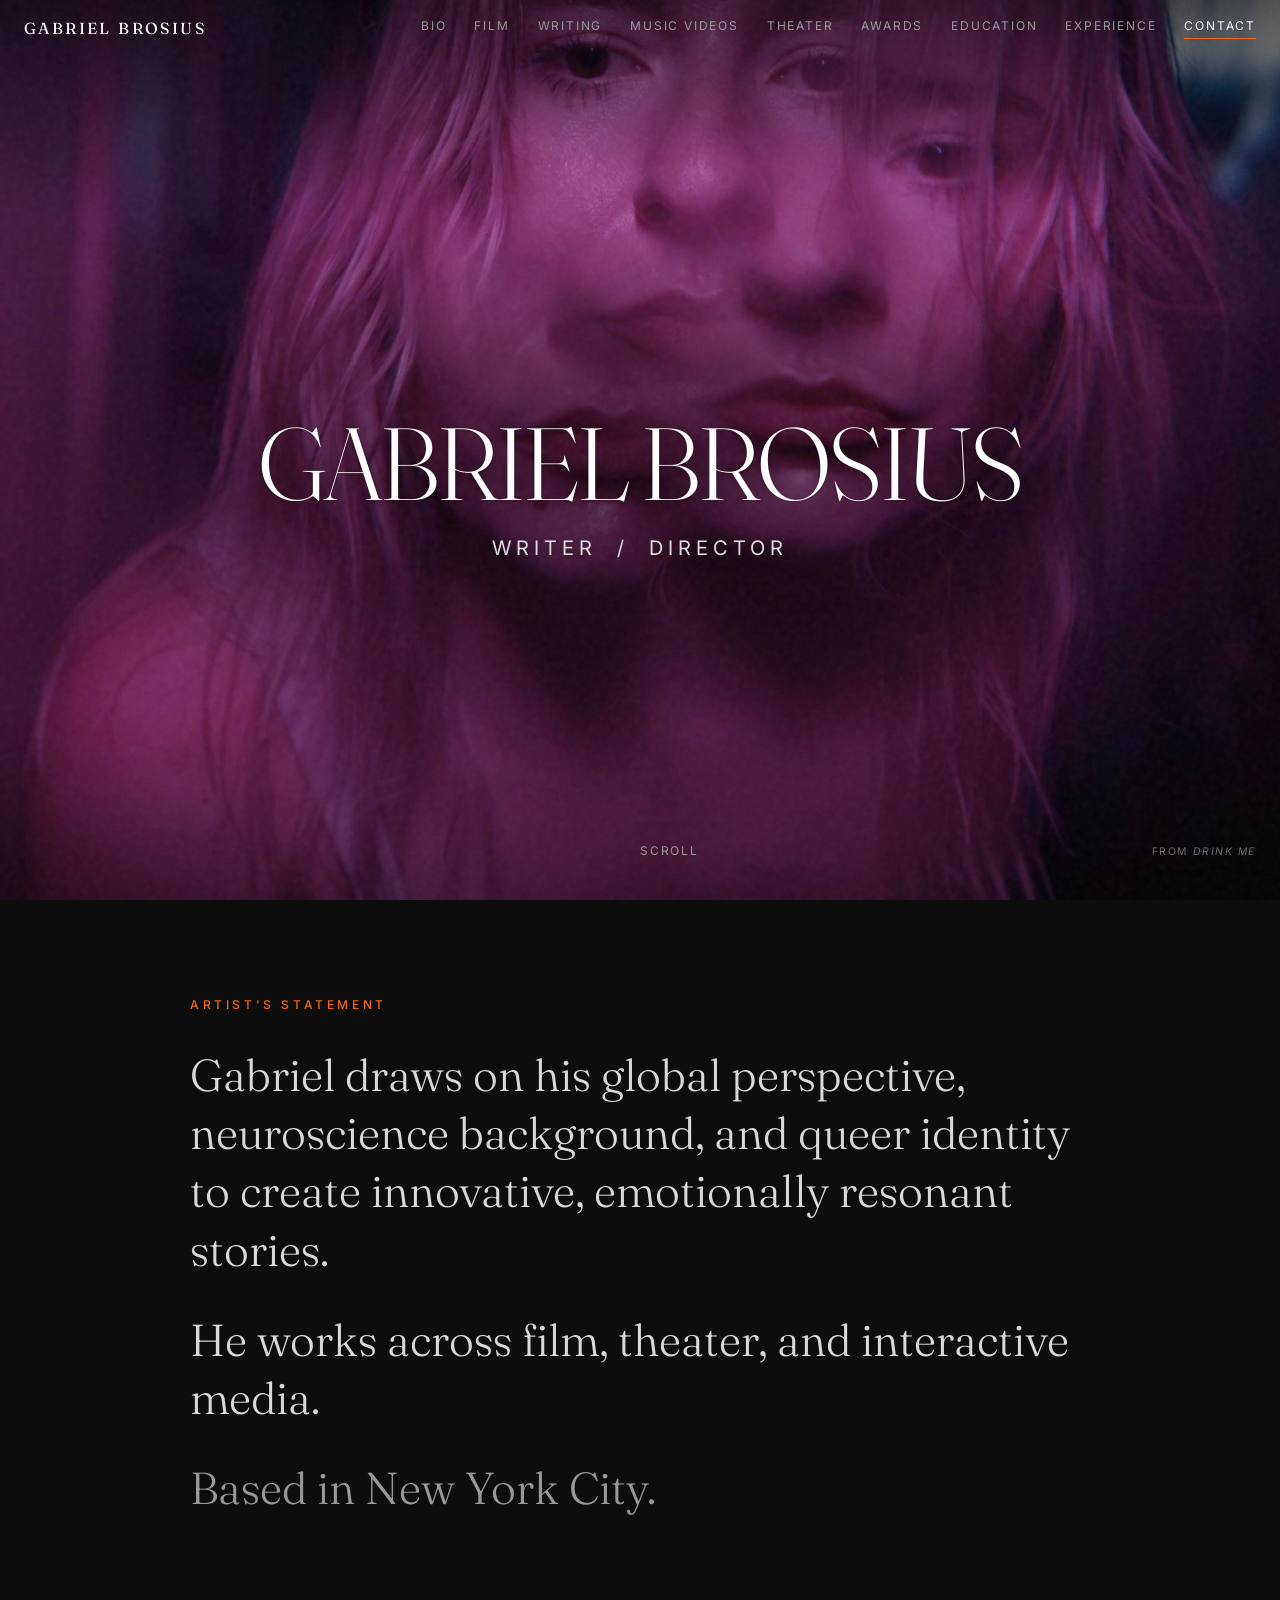
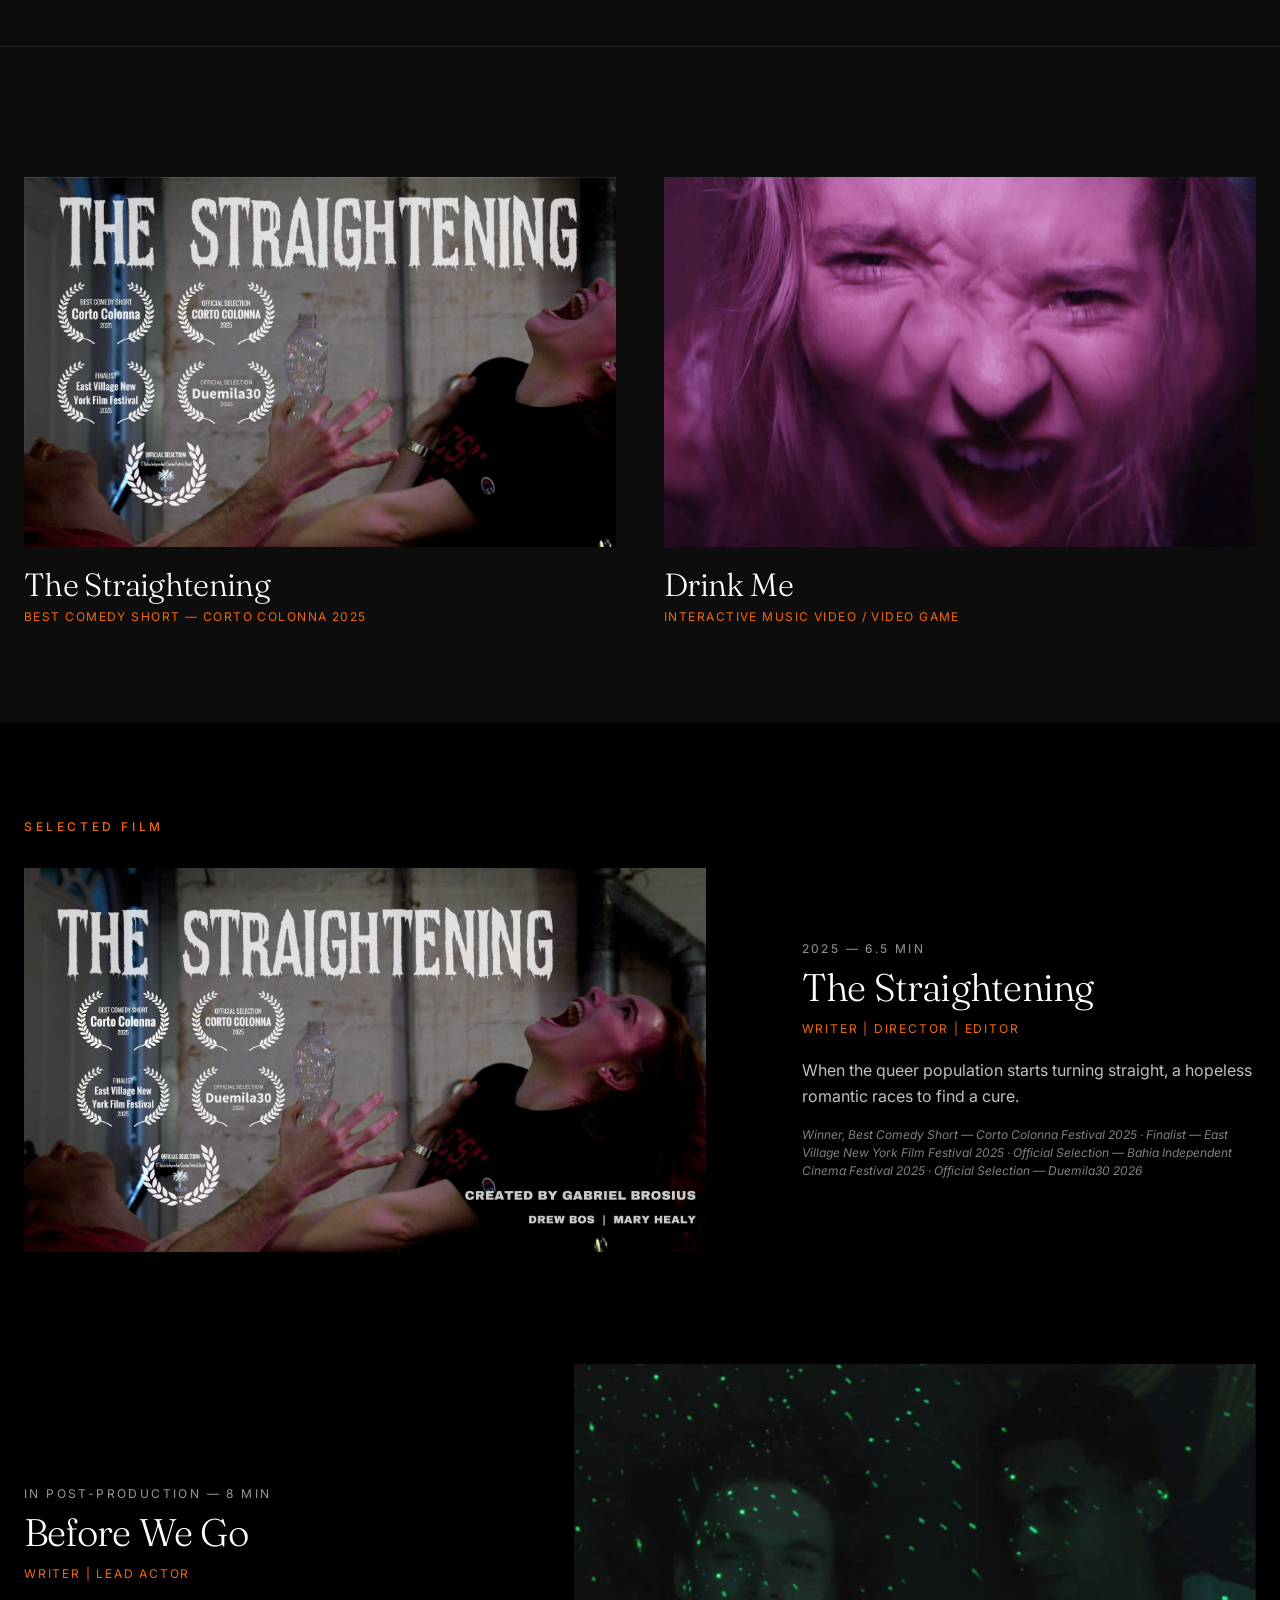
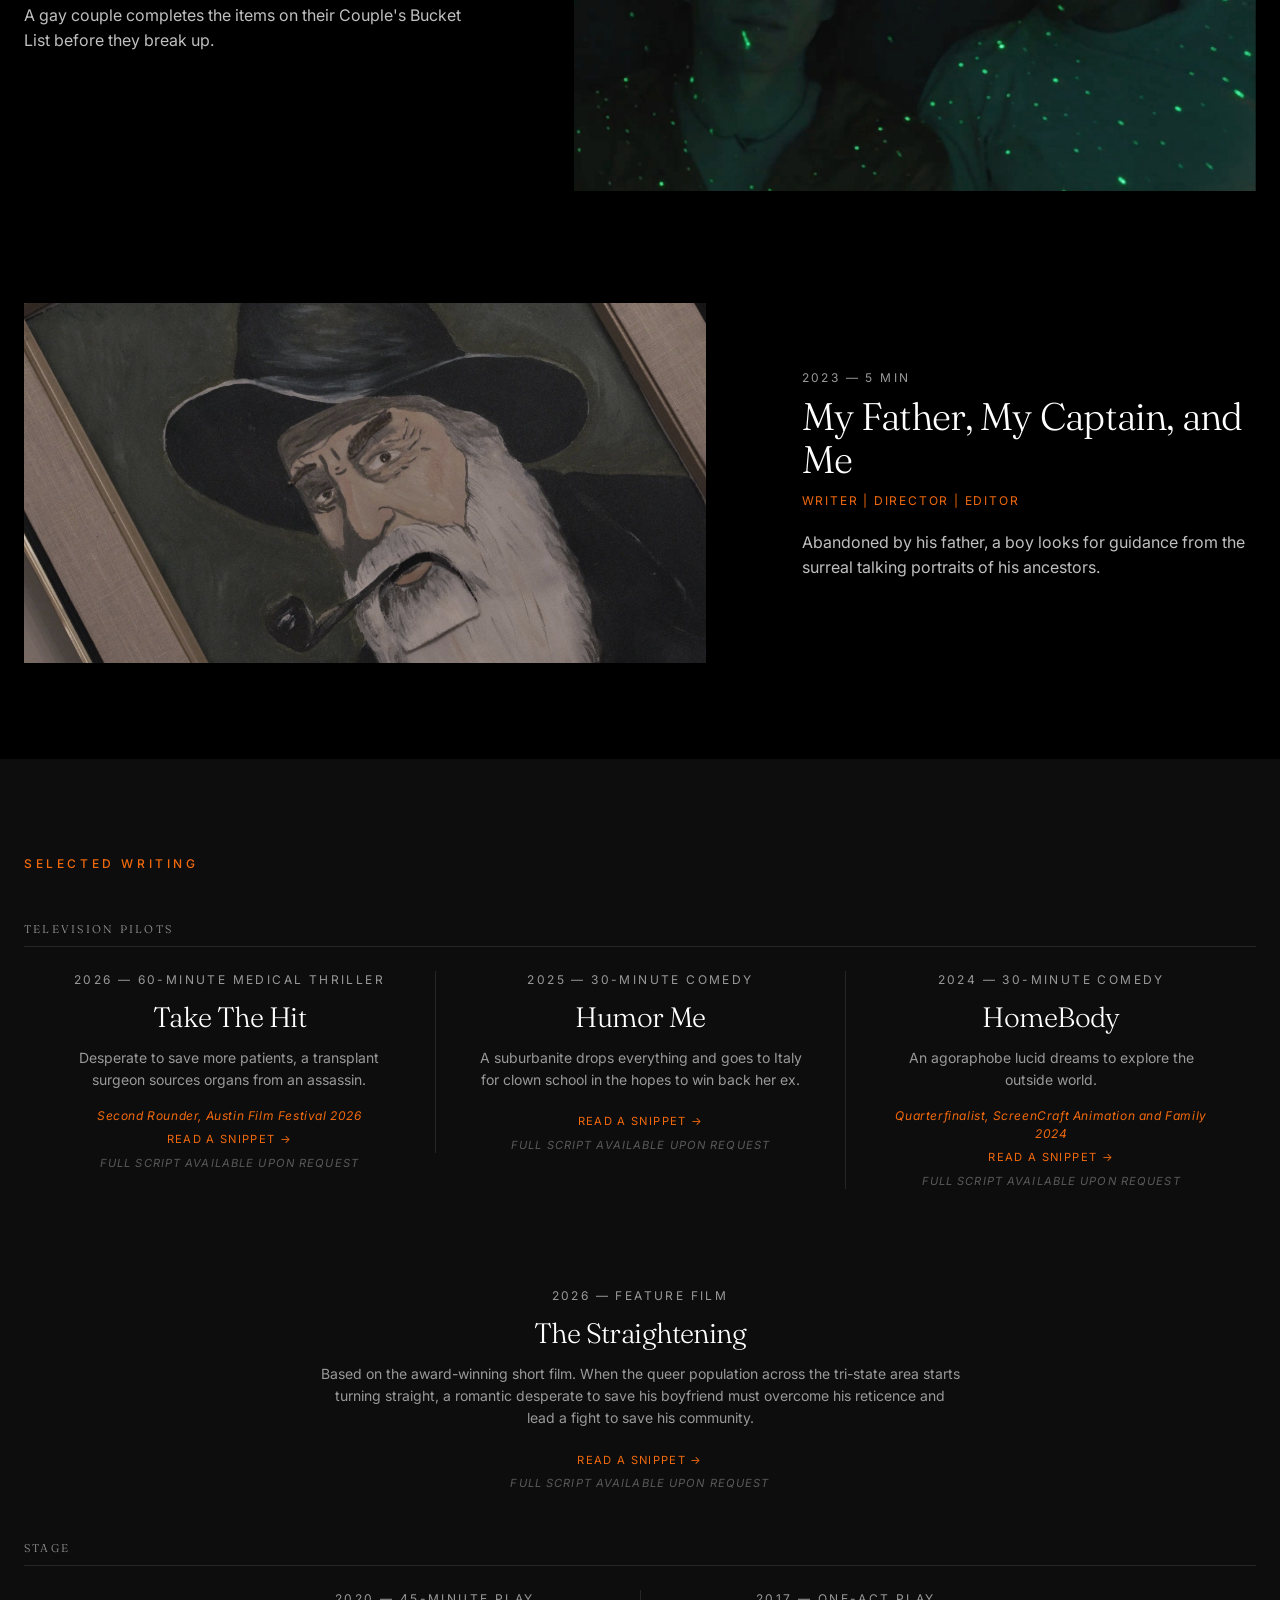
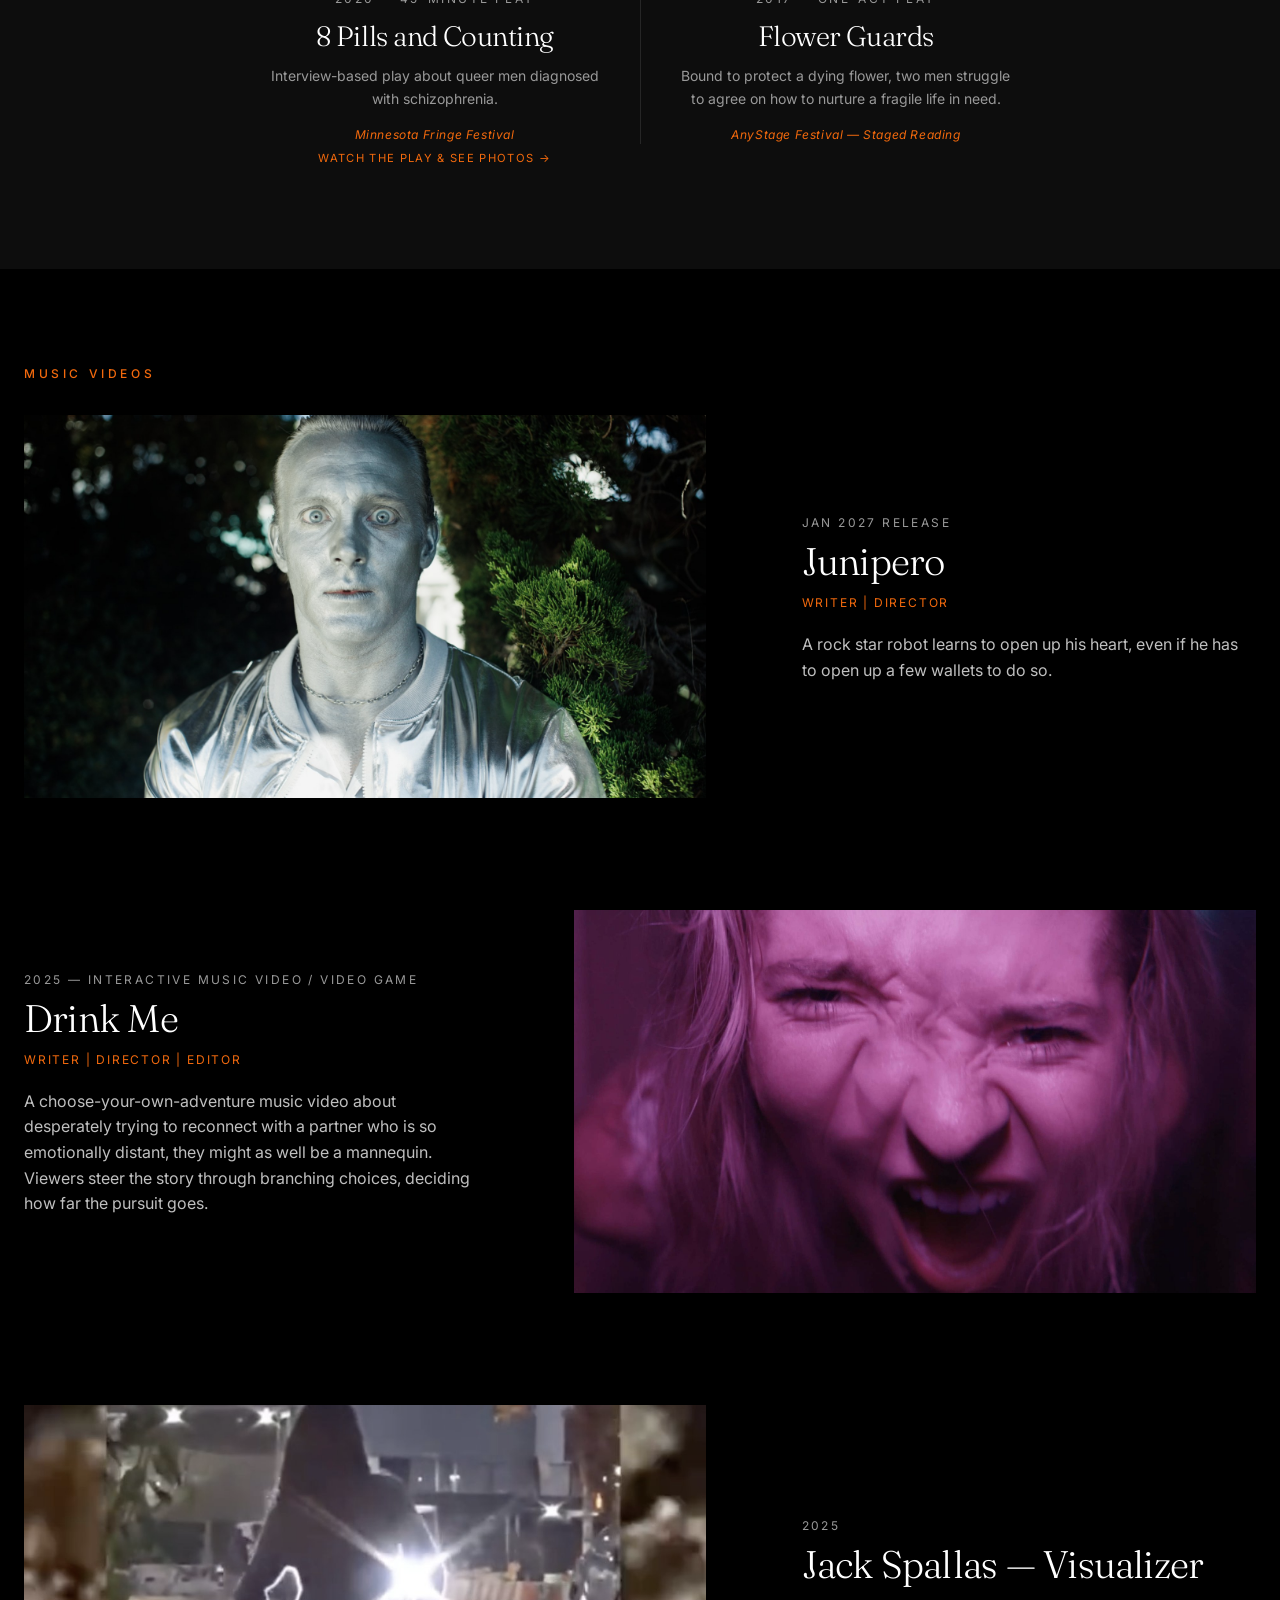
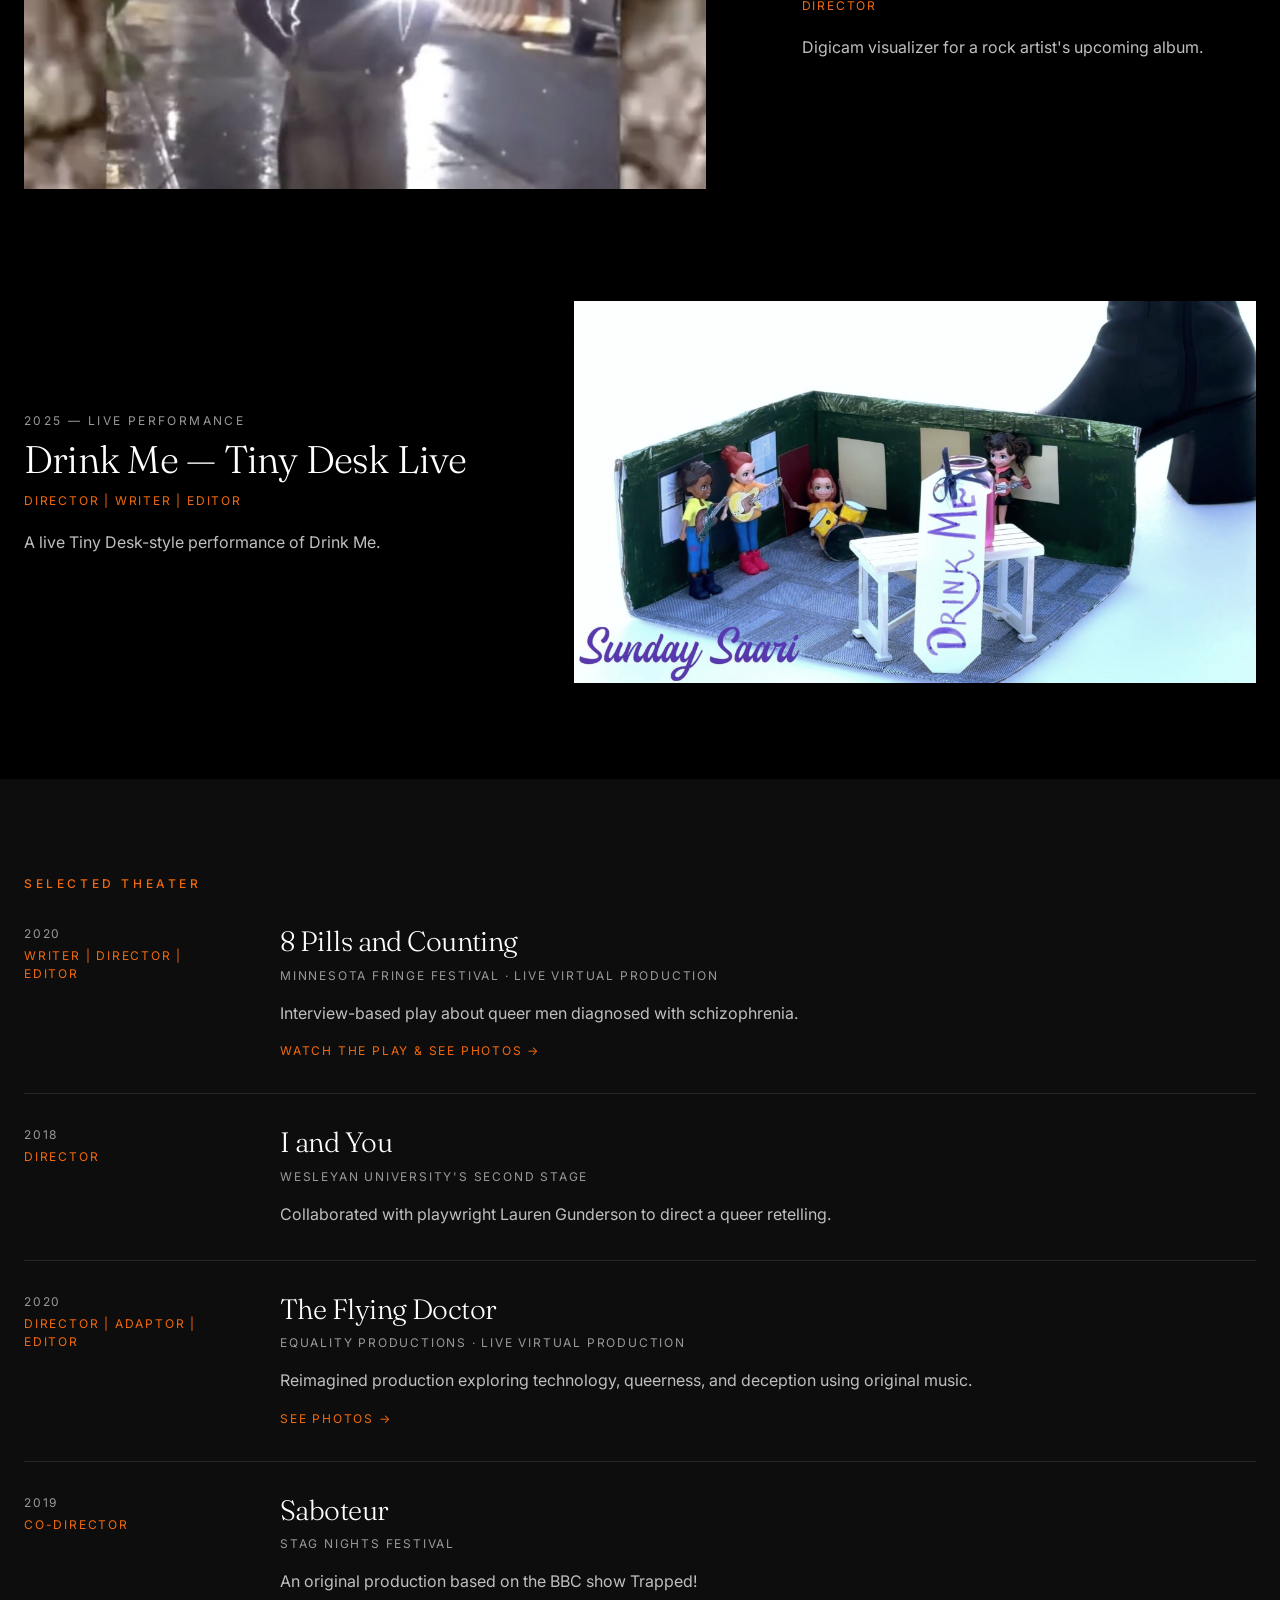
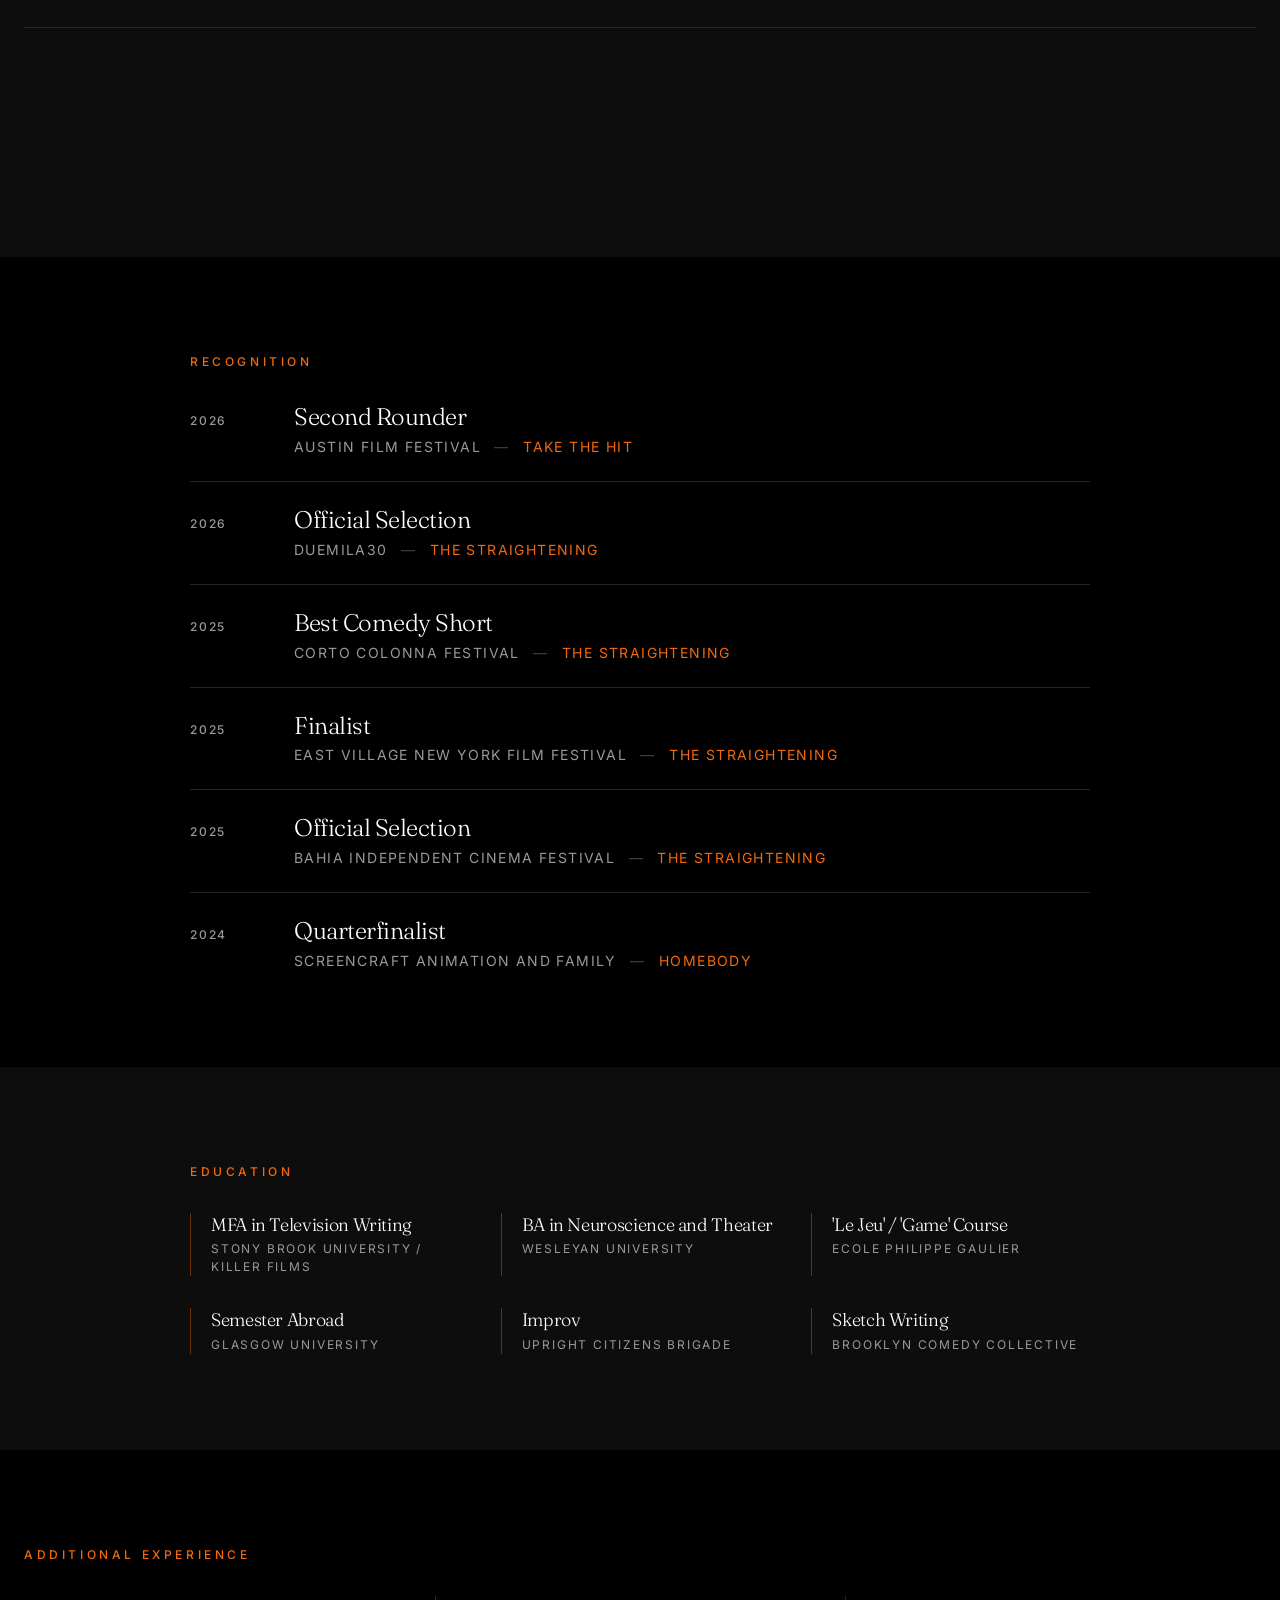
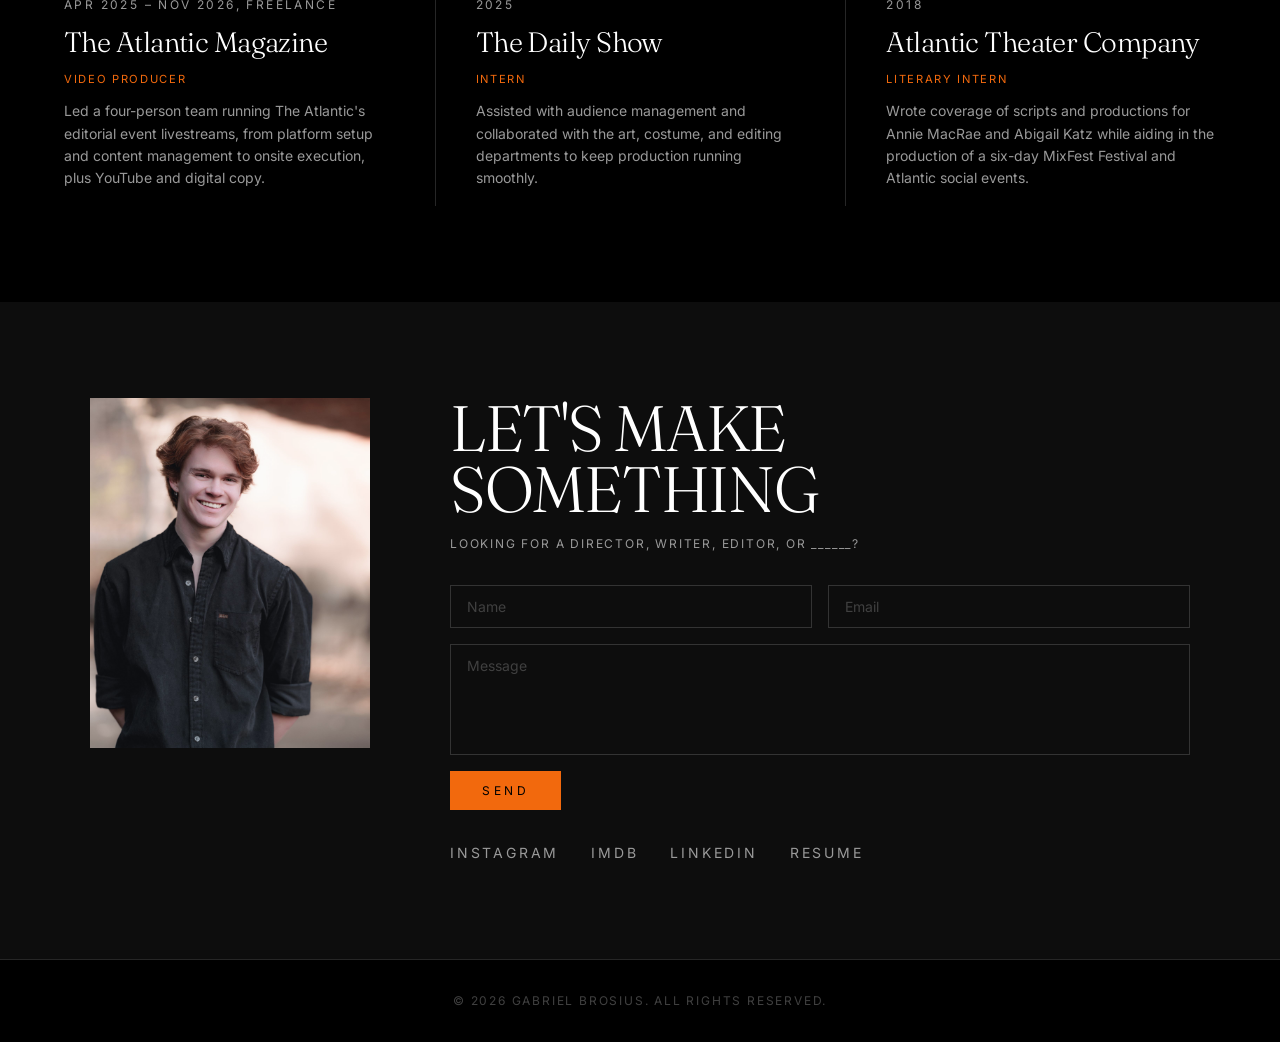
<file: index.html>
<!DOCTYPE html>
<html lang="en">
<head>
  <meta charset="UTF-8" />
  <meta name="viewport" content="width=device-width, initial-scale=1.0, maximum-scale=1" />
  <title>Gabriel Brosius — Writer &amp; Director</title>
  
  <!-- SEO Meta Tags -->
  <meta name="description" content="Gabriel Brosius is a writer, director, and editor based in New York City." />
  <meta name="robots" content="index, follow" />
  <meta name="author" content="Gabriel Brosius" />

  <!-- Open Graph / Link Preview -->
  <meta property="og:title" content="Gabriel Brosius — Writer &amp; Director" />
  <meta property="og:description" content="Gabriel Brosius is a writer, director, and editor based in New York City." />
  <meta property="og:image" content="https://gabrielbrosius.com/images/og/og-home.jpg" />
  <meta property="og:image:width" content="1200" />
  <meta property="og:image:height" content="630" />
  <meta property="og:url" content="https://gabrielbrosius.com" />
  <meta property="og:type" content="website" />
  <meta name="twitter:card" content="summary_large_image" />
  <meta name="twitter:title" content="Gabriel Brosius — Writer &amp; Director" />
  <meta name="twitter:description" content="Gabriel Brosius is a writer, director, and editor based in New York City." />
  <meta name="twitter:image" content="https://gabrielbrosius.com/images/og/og-home.jpg" />
  
  <!-- Canonical -->
  <link rel="canonical" href="https://gabrielbrosius.com/" />

  <!-- Structured Data -->
  <script type="application/ld+json">
  {
    "@context": "https://schema.org",
    "@type": "Person",
    "name": "Gabriel Brosius",
    "url": "https://gabrielbrosius.com",
    "image": "https://gabrielbrosius.com/images/gabriel-portrait.jpg",
    "jobTitle": "Writer, Director, Editor",
    "description": "Gabriel Brosius is a writer, director, and editor based in New York City.",
    "address": {
      "@type": "PostalAddress",
      "addressLocality": "New York City",
      "addressRegion": "NY",
      "addressCountry": "US"
    },
    "sameAs": [
      "https://www.imdb.com/name/nm17720504/",
      "https://www.instagram.com/gabrielbrosius/",
      "http://www.linkedin.com/in/gabriel-brosius-554b2713b"
    ]
  }
  </script>

  <!-- Favicon & Stylesheets -->
  <link rel="icon" type="image/svg+xml" href="favicon.svg" />
  <link rel="stylesheet" href="css/styles.css?v=8" />
</head>
<body>
  <!-- Film Grain Overlay -->
  <div class="film-grain"></div>

  <!-- Header Navigation -->
  <nav class="fixed-nav">
    <div class="nav-container">
      <a href="#" class="logo-link">Gabriel Brosius</a>
      
      <!-- Desktop Navigation Menu -->
      <div class="nav-links">
        <a href="#bio" class="nav-link">Bio</a>
        <a href="#film" class="nav-link">Film</a>
        <a href="#television" class="nav-link">Writing</a>
        <a href="#music-videos" class="nav-link">Music Videos</a>
        <a href="#theater" class="nav-link">Theater</a>
        <a href="#awards" class="nav-link">Awards</a>
        <a href="#education" class="nav-link">Education</a>
        <a href="#administrative" class="nav-link">Experience</a>
        <a href="#contact" class="nav-link">Contact</a>
      </div>

      <!-- Hamburger Menu Icon (Mobile) -->
      <button class="menu-toggle" aria-label="Toggle menu" aria-expanded="false">
        <span></span>
        <span></span>
        <span></span>
      </button>
    </div>

    <!-- Mobile Dropdown Menu -->
    <div class="mobile-nav">
      <div class="mobile-nav-container">
        <a href="#bio" class="mobile-nav-link">Bio</a>
        <a href="#film" class="mobile-nav-link">Film</a>
        <a href="#television" class="mobile-nav-link">Writing</a>
        <a href="#music-videos" class="mobile-nav-link">Music Videos</a>
        <a href="#theater" class="mobile-nav-link">Theater</a>
        <a href="#awards" class="mobile-nav-link">Awards</a>
        <a href="#education" class="mobile-nav-link">Education</a>
        <a href="#administrative" class="mobile-nav-link">Experience</a>
        <a href="#contact" class="mobile-nav-link">Contact</a>
      </div>
    </div>
  </nav>

  <!-- Hero Section -->
  <section class="hero">
    <div class="hero-bg">
      <div class="hero-overlay"></div>
      <img src="images/drink-me-1.jpg" alt="Still from Drink Me" class="hero-slide active" data-title="Drink Me" data-href="project/drink-me.html" />
      <img src="images/straightening-hero.jpg" alt="Still from The Straightening" class="hero-slide" data-title="The Straightening" data-href="project/the-straightening.html" loading="lazy" decoding="async" />
      <img src="images/tinydesk-4.jpg" alt="Still from Drink Me: Tiny Desk Live" class="hero-slide" data-title="Drink Me: Tiny Desk Live" data-href="project/drink-me-tiny-desk-live.html" loading="lazy" decoding="async" />
      <img src="images/hero-mfmc.jpg" alt="Still from My Father, My Captain, and Me" class="hero-slide" data-title="My Father, My Captain, and Me" data-href="project/my-father-my-captain-and-me.html" loading="lazy" decoding="async" style="object-position: center 60%;" />
      <img src="images/straightening-renaissance.jpg" alt="Still from The Straightening" class="hero-slide" data-title="The Straightening" data-href="project/the-straightening.html" loading="lazy" decoding="async" />
    </div>
    <div class="hero-content">
      <h1 class="hero-title reveal">Gabriel Brosius</h1>
      <p class="hero-subtitle reveal">Writer &nbsp;/&nbsp; Director</p>
    </div>
    <div class="hero-image-credit"><a href="project/drink-me.html">From <em>Drink Me</em></a></div>
    <div class="hero-scroll reveal">Scroll</div>
  </section>

  <!-- Bio / Statement Section -->
  <section id="bio" class="bio-section">
    <div class="container-narrow">
      <div class="reveal">
        <h2 class="section-label">Artist's Statement</h2>
        <div class="bio-text">
          <p>Gabriel draws on his global perspective, neuroscience background, and queer identity to create innovative, emotionally resonant stories.</p>
          <p>He works across film, theater, and interactive media.</p>
          <p class="bio-location">Based in New York City.</p>
        </div>
      </div>
    </div>
  </section>

  <!-- Featured Work Section -->
  <section class="featured-section">
    <div class="container-wide">
      <h2 class="section-label reveal">Featured Work</h2>
      <div class="featured-grid">
        <a href="project/the-straightening.html" class="featured-card reveal">
          <div class="featured-image-wrapper">
            <img src="images/straightening-featured.jpg" alt="The Straightening" class="featured-image" />
            <div class="featured-overlay"><span>View Project</span></div>
          </div>
          <h3 class="featured-title">The Straightening</h3>
          <p class="featured-sub">Best Comedy Short — Corto Colonna 2025</p>
        </a>
        <a href="project/drink-me.html" class="featured-card reveal">
          <div class="featured-image-wrapper">
            <img src="images/drink-me-pink.jpg" alt="Drink Me" class="featured-image" />
            <div class="featured-overlay"><span>View Project</span></div>
          </div>
          <h3 class="featured-title">Drink Me</h3>
          <p class="featured-sub">Interactive Music Video / Video Game</p>
        </a>
      </div>
    </div>
  </section>

  <!-- Film Showcase Section -->
  <section id="film" class="projects-section">
    <div class="container-wide">
      <h2 class="section-label reveal">Selected Film</h2>
      <div class="project-list">
        
        <!-- Project 1: The Straightening -->
        <div class="project-card reveal">
          <div class="project-image-wrapper">
            <a href="project/the-straightening.html" class="project-image-link">
              <img src="images/straightening-poster.jpg" alt="The Straightening" class="project-image" />
              <div class="project-overlay-text">
                <span>View Project</span>
              </div>
            </a>
          </div>
          <div class="project-details-wrapper">
            <div class="project-meta">2025 — 6.5 min</div>
            <a href="project/the-straightening.html"><h3 class="project-title">The Straightening</h3></a>
            <div class="project-role">Writer | Director | Editor</div>
            <p class="project-logline">When the queer population starts turning straight, a hopeless romantic races to find a cure.</p>
            <p class="project-note">Winner, Best Comedy Short — Corto Colonna Festival 2025 · Finalist — East Village New York Film Festival 2025 · Official Selection — Bahia Independent Cinema Festival 2025 · Official Selection — Duemila30 2026</p>
          </div>
        </div>

        <!-- Project 3: Before We Go -->
        <div class="project-card reverse reveal">
          <div class="project-image-wrapper">
            <a href="project/before-we-go.html" class="project-image-link">
              <img src="images/before-we-go.jpg" alt="Before We Go" class="project-image" />
              <div class="project-overlay-text">
                <span>View Project</span>
              </div>
            </a>
          </div>
          <div class="project-details-wrapper">
            <div class="project-meta">In Post-Production — 8 min</div>
            <a href="project/before-we-go.html"><h3 class="project-title">Before We Go</h3></a>
            <div class="project-role">Writer | Lead Actor</div>
            <p class="project-logline">A gay couple completes the items on their Couple's Bucket List before they break up.</p>
          </div>
        </div>

        <!-- Project 4: My Father, My Captain, and Me -->
        <div class="project-card reveal">
          <div class="project-image-wrapper">
            <a href="project/my-father-my-captain-and-me.html" class="project-image-link">
              <img src="images/mfmc-hero.jpg" alt="My Father, My Captain, and Me" class="project-image" />
              <div class="project-overlay-text">
                <span>View Project</span>
              </div>
            </a>
          </div>
          <div class="project-details-wrapper">
            <div class="project-meta">2023 — 5 min</div>
            <a href="project/my-father-my-captain-and-me.html"><h3 class="project-title">My Father, My Captain, and Me</h3></a>
            <div class="project-role">Writer | Director | Editor</div>
            <p class="project-logline">Abandoned by his father, a boy looks for guidance from the surreal talking portraits of his ancestors.</p>
          </div>
        </div>

      </div>
    </div>
  </section>

  <!-- Writing Section -->
  <section id="television" class="projects-section alt-bg">
    <div class="container-wide">
      <h2 class="section-label reveal">Selected Writing</h2>

      <!-- Television Pilots -->
      <h3 class="writing-subsection-label reveal">Television Pilots</h3>
      <div class="tv-grid reveal">
        
        <div class="tv-card">
          <div class="tv-meta">2026 — 60-Minute Medical Thriller</div>
          <h3 class="tv-title">Take The Hit</h3>
          <p class="tv-logline">Desperate to save more patients, a transplant surgeon sources organs from an assassin.</p>
          <p class="tv-note">Second Rounder, Austin Film Festival 2026</p>
          <a href="https://drive.google.com/file/d/1k55kegWLhduufGMcx0D1MEgFyfxmhvRJ/view?usp=sharing" target="_blank" rel="noopener noreferrer" class="tv-snippet">Read a snippet →</a>
          <p class="tv-available">Full script available upon request</p>
        </div>

        <div class="tv-card">
          <div class="tv-meta">2025 — 30-Minute Comedy</div>
          <h3 class="tv-title">Humor Me</h3>
          <p class="tv-logline">A suburbanite drops everything and goes to Italy for clown school in the hopes to win back her ex.</p>
          <a href="https://drive.google.com/file/d/1BB6PZqMU_XeLVrd27TnxYfoqRSDxCO8P/view?usp=sharing" target="_blank" rel="noopener noreferrer" class="tv-snippet">Read a snippet →</a>
          <p class="tv-available">Full script available upon request</p>
        </div>

        <div class="tv-card">
          <div class="tv-meta">2024 — 30-Minute Comedy</div>
          <h3 class="tv-title">HomeBody</h3>
          <p class="tv-logline">An agoraphobe lucid dreams to explore the outside world.</p>
          <p class="tv-note">Quarterfinalist, ScreenCraft Animation and Family 2024</p>
          <a href="https://drive.google.com/file/d/1MLMAgnn5UFpsUpoSKRp5Kmjo9D_JwELR/view?usp=sharing" target="_blank" rel="noopener noreferrer" class="tv-snippet">Read a snippet →</a>
          <p class="tv-available">Full script available upon request</p>
        </div>

      </div>

      <!-- Feature Film -->
      <h3 class="writing-subsection-label reveal">Feature Film</h3>
      <div class="tv-grid tv-grid--single reveal">

        <div class="tv-card">
          <div class="tv-meta">2026 — Feature Film</div>
          <h3 class="tv-title">The Straightening</h3>
          <p class="tv-logline">Based on the award-winning short film. When the queer population across the tri-state area starts turning straight, a romantic desperate to save his boyfriend must overcome his reticence and lead a fight to save his community.</p>
          <a href="https://drive.google.com/file/d/1W2Nr7XasebevTa-y0maePaqauVwxTCJV/view?usp=sharing" target="_blank" rel="noopener noreferrer" class="tv-snippet">Read a snippet →</a>
          <p class="tv-available">Full script available upon request</p>
        </div>

      </div>

      <!-- Stage -->
      <h3 class="writing-subsection-label reveal">Stage</h3>
      <div class="tv-grid reveal">

        <div class="tv-card">
          <div class="tv-meta">2020 — 45-Minute Play</div>
          <h3 class="tv-title">8 Pills and Counting</h3>
          <p class="tv-logline">Interview-based play about queer men diagnosed with schizophrenia.</p>
          <p class="tv-note">Minnesota Fringe Festival</p>
          <a href="project/8-pills-and-counting.html" class="tv-snippet">Watch the play &amp; see photos &rarr;</a>
        </div>

        <div class="tv-card">
          <div class="tv-meta">2017 — One-Act Play</div>
          <h3 class="tv-title">Flower Guards</h3>
          <p class="tv-logline">Bound to protect a dying flower, two men struggle to agree on how to nurture a fragile life in need.</p>
          <p class="tv-note">AnyStage Festival — Staged Reading</p>
        </div>

      </div>

    </div>
  </section>

  <!-- Music Videos Section -->
  <section id="music-videos" class="projects-section">
    <div class="container-wide">
      <h2 class="section-label reveal">Music Videos</h2>
      <div class="project-list">
        
        <!-- Project: Junipero -->
        <div class="project-card reveal">
          <div class="project-image-wrapper">
            <a href="project/junipero.html" class="project-image-link">
              <img src="images/junipero-1.jpg" alt="Junipero" class="project-image" />
              <div class="project-overlay-text">
                <span>View Project</span>
              </div>
            </a>
          </div>
          <div class="project-details-wrapper">
            <div class="project-meta">Jan 2027 Release</div>
            <a href="project/junipero.html"><h3 class="project-title">Junipero</h3></a>
            <div class="project-role">Writer | Director</div>
            <p class="project-logline">A rock star robot learns to open up his heart, even if he has to open up a few wallets to do so.</p>
          </div>
        </div>

        <!-- Project 6: Drink Me -->
        <div class="project-card reverse reveal">
          <div class="project-image-wrapper">
            <a href="project/drink-me.html" class="project-image-link">
              <img src="images/drink-me-pink.jpg" alt="Drink Me" class="project-image" />
              <div class="project-overlay-text">
                <span>View Project</span>
              </div>
            </a>
          </div>
          <div class="project-details-wrapper">
            <div class="project-meta">2025 — Interactive Music Video / Video Game</div>
            <a href="project/drink-me.html"><h3 class="project-title">Drink Me</h3></a>
            <div class="project-role">Writer | Director | Editor</div>
            <p class="project-logline">A choose-your-own-adventure music video about desperately trying to reconnect with a partner who is so emotionally distant, they might as well be a mannequin. Viewers steer the story through branching choices, deciding how far the pursuit goes.</p>
          </div>
        </div>

        <!-- Project: Jack Spallas Visualizer -->
        <div class="project-card reveal">
          <div class="project-image-wrapper">
            <a href="project/spallas.html" class="project-image-link project-image-link--landscape">
              <img src="images/spallas-hero.png" alt="Jack Spallas Visualizer" class="project-image" />
              <div class="project-overlay-text">
                <span>View Project</span>
              </div>
            </a>
          </div>
          <div class="project-details-wrapper">
            <div class="project-meta">2025</div>
            <a href="project/spallas.html"><h3 class="project-title">Jack Spallas — Visualizer</h3></a>
            <div class="project-role">Director</div>
            <p class="project-logline">Digicam visualizer for a rock artist's upcoming album.</p>
          </div>
        </div>

        <!-- Project 7: Drink Me - Tiny Desk Live -->
        <div class="project-card reverse reveal">
          <div class="project-image-wrapper">
            <a href="project/drink-me-tiny-desk-live.html" class="project-image-link">
              <img src="images/tinydeskk-hero.jpg" alt="Drink Me — Tiny Desk Live" class="project-image" />
              <div class="project-overlay-text">
                <span>View Project</span>
              </div>
            </a>
          </div>
          <div class="project-details-wrapper">
            <div class="project-meta">2025 — Live Performance</div>
            <a href="project/drink-me-tiny-desk-live.html"><h3 class="project-title">Drink Me — Tiny Desk Live</h3></a>
            <div class="project-role">Director | Writer | Editor</div>
            <p class="project-logline">A live Tiny Desk-style performance of Drink Me.</p>
          </div>
        </div>

      </div>
    </div>
  </section>

  <!-- Theater Experience Section -->
  <section id="theater" class="projects-section alt-bg">
    <div class="container-wide">
      <h2 class="section-label reveal">Selected Theater</h2>
      <div class="theater-list">

        <div class="theater-row reveal">
          <div class="theater-meta">
            <div class="theater-year">2020</div>
            <div class="theater-role">Writer | Director | Editor</div>
          </div>
          <div class="theater-details">
            <a href="project/8-pills-and-counting.html"><h3 class="theater-title">8 Pills and Counting</h3></a>
            <div class="theater-venue">Minnesota Fringe Festival · Live virtual production</div>
            <p class="theater-logline">Interview-based play about queer men diagnosed with schizophrenia.</p>
            <a href="project/8-pills-and-counting.html" class="theater-link">Watch the play &amp; see photos &rarr;</a>
          </div>
        </div>

        <div class="theater-row reveal">
          <div class="theater-meta">
            <div class="theater-year">2018</div>
            <div class="theater-role">Director</div>
          </div>
          <div class="theater-details">
            <h3 class="theater-title">I and You</h3>
            <div class="theater-venue">Wesleyan University's Second Stage</div>
            <p class="theater-logline">Collaborated with playwright Lauren Gunderson to direct a queer retelling.</p>
          </div>
        </div>

        <div class="theater-row reveal">
          <div class="theater-meta">
            <div class="theater-year">2020</div>
            <div class="theater-role">Director | Adaptor | Editor</div>
          </div>
          <div class="theater-details">
            <a href="project/the-flying-doctor.html"><h3 class="theater-title">The Flying Doctor</h3></a>
            <div class="theater-venue">Equality Productions · Live virtual production</div>
            <p class="theater-logline">Reimagined production exploring technology, queerness, and deception using original music.</p>
            <a href="project/the-flying-doctor.html" class="theater-link">See photos &rarr;</a>
          </div>
        </div>

        <div class="theater-row reveal">
          <div class="theater-meta">
            <div class="theater-year">2019</div>
            <div class="theater-role">Co-Director</div>
          </div>
          <div class="theater-details">
            <h3 class="theater-title">Saboteur</h3>
            <div class="theater-venue">STAG Nights Festival</div>
            <p class="theater-logline">An original production based on the BBC show Trapped!</p>
          </div>
        </div>

        <div class="theater-row reveal">
          <div class="theater-meta">
            <div class="theater-year">2020</div>
            <div class="theater-role">Assistant Director</div>
          </div>
          <div class="theater-details">
            <h3 class="theater-title">The Love of Three Oranges</h3>
            <div class="theater-venue">Oddfellows Playhouse</div>
            <p class="theater-logline">Assisted Dic Wheeler in an inventive commedia dell'arte.</p>
          </div>
        </div>

      </div>
    </div>
  </section>

  <!-- Recognition Section -->
  <section id="awards" class="projects-section">
    <div class="container-narrow">
      <h2 class="section-label reveal">Recognition</h2>
      <div class="awards-list">
        
        <!-- Award: Austin Film Festival -->
        <div class="award-row reveal">
          <div class="award-year">2026</div>
          <div class="award-content">
            <h3 class="award-title">Second Rounder</h3>
            <div class="award-festival">Austin Film Festival <span class="award-separator">—</span> <span class="award-project">Take The Hit</span></div>
          </div>
        </div>

        <!-- Award 1 -->
        <div class="award-row reveal">
          <div class="award-year">2026</div>
          <div class="award-content">
            <h3 class="award-title">Official Selection</h3>
            <div class="award-festival">Duemila30 <span class="award-separator">—</span> <span class="award-project">The Straightening</span></div>
          </div>
        </div>

        <!-- Award 2 -->
        <div class="award-row reveal">
          <div class="award-year">2025</div>
          <div class="award-content">
            <h3 class="award-title">Best Comedy Short</h3>
            <div class="award-festival">Corto Colonna Festival <span class="award-separator">—</span> <span class="award-project">The Straightening</span></div>
          </div>
        </div>

        <!-- Award 3 -->
        <div class="award-row reveal">
          <div class="award-year">2025</div>
          <div class="award-content">
            <h3 class="award-title">Finalist</h3>
            <div class="award-festival">East Village New York Film Festival <span class="award-separator">—</span> <span class="award-project">The Straightening</span></div>
          </div>
        </div>

        <!-- Award 4 -->
        <div class="award-row reveal">
          <div class="award-year">2025</div>
          <div class="award-content">
            <h3 class="award-title">Official Selection</h3>
            <div class="award-festival">Bahia Independent Cinema Festival <span class="award-separator">—</span> <span class="award-project">The Straightening</span></div>
          </div>
        </div>

        <!-- Award 5 -->
        <div class="award-row reveal">
          <div class="award-year">2024</div>
          <div class="award-content">
            <h3 class="award-title">Quarterfinalist</h3>
            <div class="award-festival">ScreenCraft Animation and Family <span class="award-separator">—</span> <span class="award-project">HomeBody</span></div>
          </div>
        </div>

      </div>
    </div>
  </section>

  <!-- Education Section -->
  <section id="education" class="projects-section alt-bg">
    <div class="container-narrow">
      <h2 class="section-label reveal">Education</h2>
      <div class="education-grid">
        
        <div class="education-card reveal">
          <h3 class="education-degree">MFA in Television Writing</h3>
          <div class="education-school">Stony Brook University / Killer Films</div>
        </div>
        
        <div class="education-card reveal">
          <h3 class="education-degree">BA in Neuroscience and Theater</h3>
          <div class="education-school">Wesleyan University</div>
        </div>

        <div class="education-card reveal">
          <h3 class="education-degree">'Le Jeu' / 'Game' Course</h3>
          <div class="education-school">Ecole Philippe Gaulier</div>
        </div>

        <div class="education-card reveal">
          <h3 class="education-degree">Semester Abroad</h3>
          <div class="education-school">Glasgow University</div>
        </div>

        <div class="education-card reveal">
          <h3 class="education-degree">Improv</h3>
          <div class="education-school">Upright Citizens Brigade</div>
        </div>

        <div class="education-card reveal">
          <h3 class="education-degree">Sketch Writing</h3>
          <div class="education-school">Brooklyn Comedy Collective</div>
        </div>

      </div>
    </div>
  </section>

  <!-- Administrative Section -->
  <section id="administrative" class="projects-section">
    <div class="container-wide">
      <h2 class="section-label reveal">Additional Experience</h2>
      <div class="tv-grid reveal">
        
        <!-- Admin 1 -->
        <div class="tv-card">
          <div class="tv-meta">Apr 2025 – Nov 2026, Freelance</div>
          <h3 class="tv-title">The Atlantic Magazine</h3>
          <p class="tv-genre">Video Producer</p>
          <p class="tv-logline">Led a four-person team running The Atlantic's editorial event livestreams, from platform setup and content management to onsite execution, plus YouTube and digital copy.</p>
        </div>

        <!-- Admin 2 -->
        <div class="tv-card">
          <div class="tv-meta">2025</div>
          <h3 class="tv-title">The Daily Show</h3>
          <p class="tv-genre">Intern</p>
          <p class="tv-logline">Assisted with audience management and collaborated with the art, costume, and editing departments to keep production running smoothly.</p>
        </div>

        <!-- Admin 3 -->
        <div class="tv-card">
          <div class="tv-meta">2018</div>
          <h3 class="tv-title">Atlantic Theater Company</h3>
          <p class="tv-genre">Literary Intern</p>
          <p class="tv-logline">Wrote coverage of scripts and productions for Annie MacRae and Abigail Katz while aiding in the production of a six-day MixFest Festival and Atlantic social events.</p>
        </div>

      </div>
    </div>
  </section>

  <!-- Contact Section -->
  <section id="contact" class="contact-section alt-bg">
    <div class="contact-container">
      
      <!-- Photo - Left -->
      <div class="contact-photo-wrapper reveal-left">
        <img src="images/gabriel-portrait.jpg" alt="Gabriel Brosius Portrait" class="contact-photo" />
      </div>

      <!-- Text and Form - Right -->
      <div class="contact-content reveal-right">
        <h2 class="contact-title">Let's Make<br />Something</h2>
        <p class="contact-subtitle">Looking for a Director, Writer, Editor, or ______?</p>
        
        <!-- Status message -->
        <div id="form-status" class="form-status" style="display:none"></div>

        <!-- Form Submission Form -->
        <form id="portfolio-contact-form" class="contact-form">
          <div class="form-row">
            <input type="text" id="form-name" placeholder="Name" required class="form-input" />
            <input type="email" id="form-email" placeholder="Email" required class="form-input" />
          </div>
          <textarea id="form-message" placeholder="Message" rows="5" required class="form-textarea"></textarea>
          <button type="submit" class="btn-submit">Send</button>
        </form>

        <!-- Social Media / Resume Links -->
        <div class="social-links">
          <a href="https://www.instagram.com/gabrielbrosius/" target="_blank" rel="noopener noreferrer" class="social-link">Instagram</a>
          <a href="https://www.imdb.com/name/nm17720504/" target="_blank" rel="noopener noreferrer" class="social-link">IMDb</a>
          <a href="http://www.linkedin.com/in/gabriel-brosius-554b2713b" target="_blank" rel="noopener noreferrer" class="social-link">LinkedIn</a>
          <a href="https://drive.google.com/file/d/1Yqr8S-CVUNZMG84sJzxN7CA57lT_lstM/view?usp=sharing" target="_blank" rel="noopener noreferrer" class="social-link">Resume</a>
        </div>
      </div>

    </div>
  </section>

  <!-- Footer -->
  <footer class="footer">
    &copy; <span id="footer-year"></span> Gabriel Brosius. All rights reserved.
  </footer>

  <!-- Scripts -->
  <script src="js/main.js?v=7"></script>
  <script>
    // Dynamically set footer copyright year
    document.getElementById('footer-year').textContent = new Date().getFullYear();
  </script>
</body>
</html>
</file>
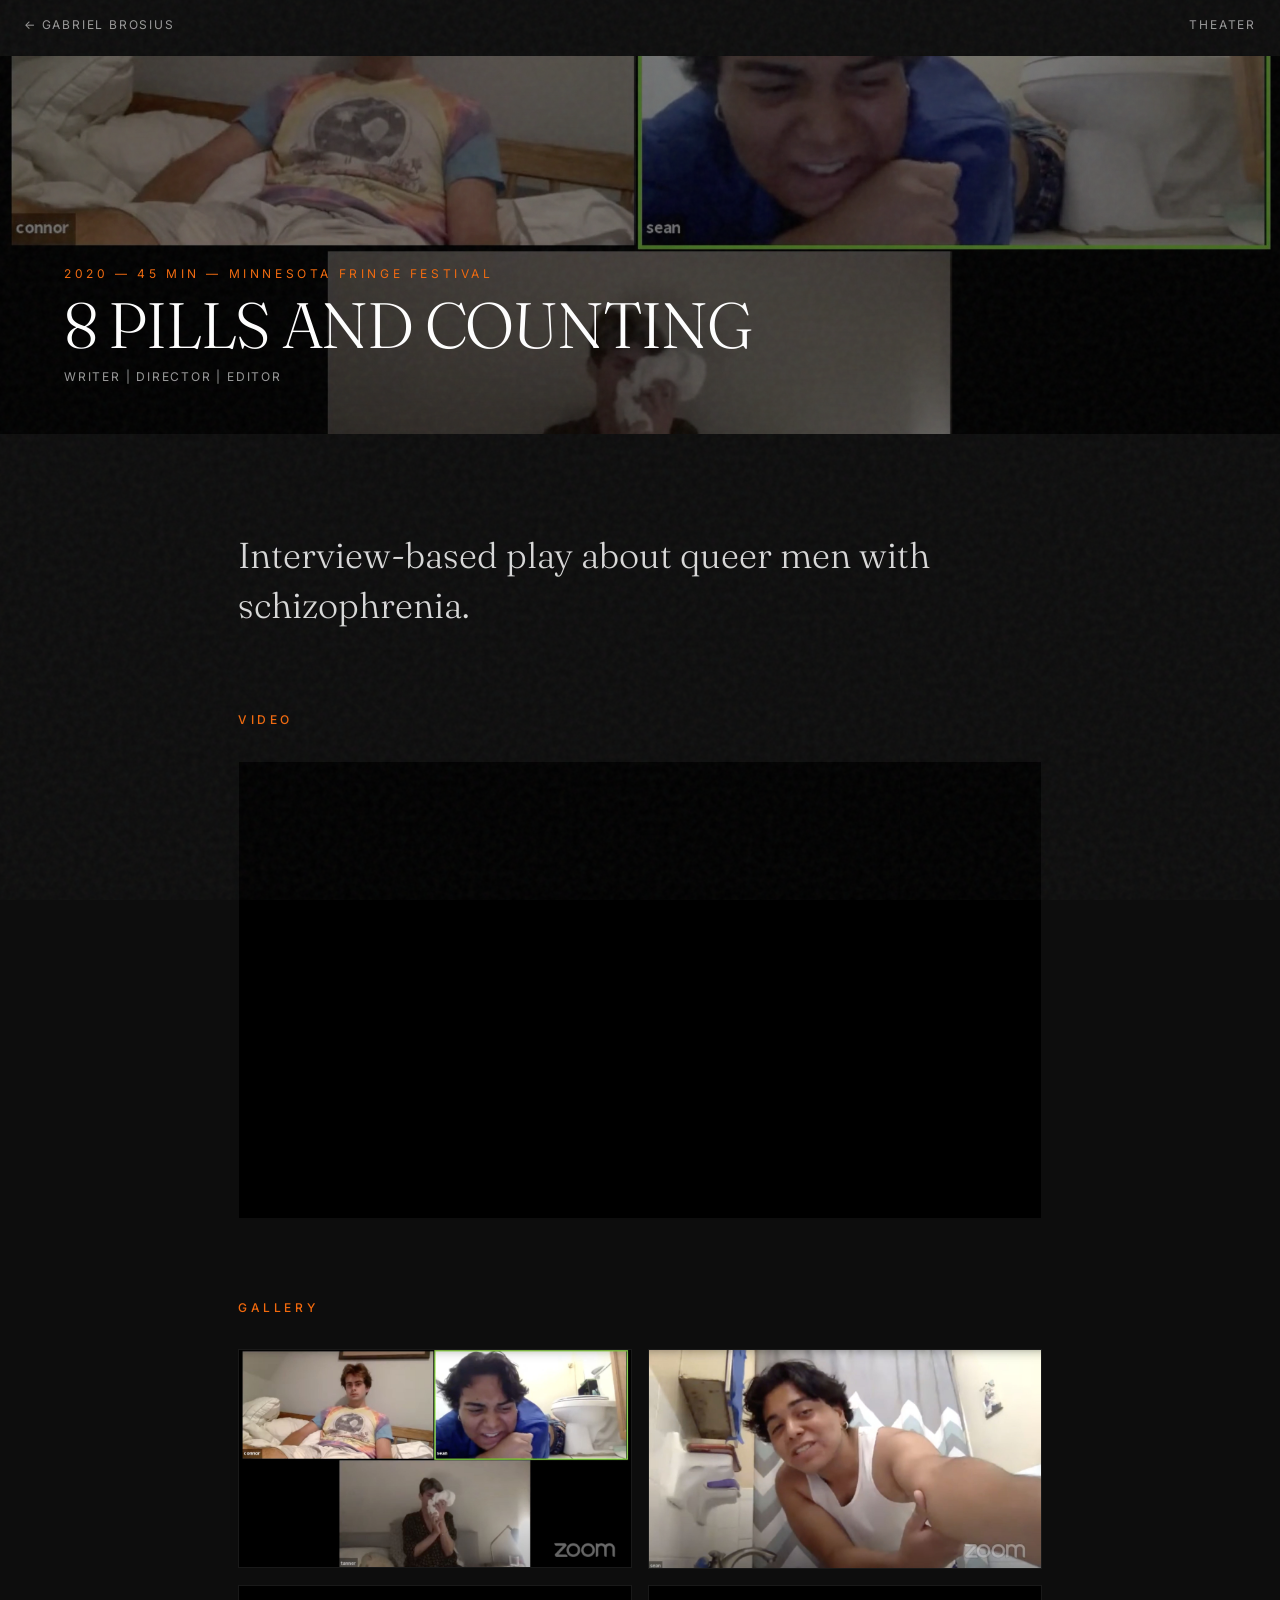
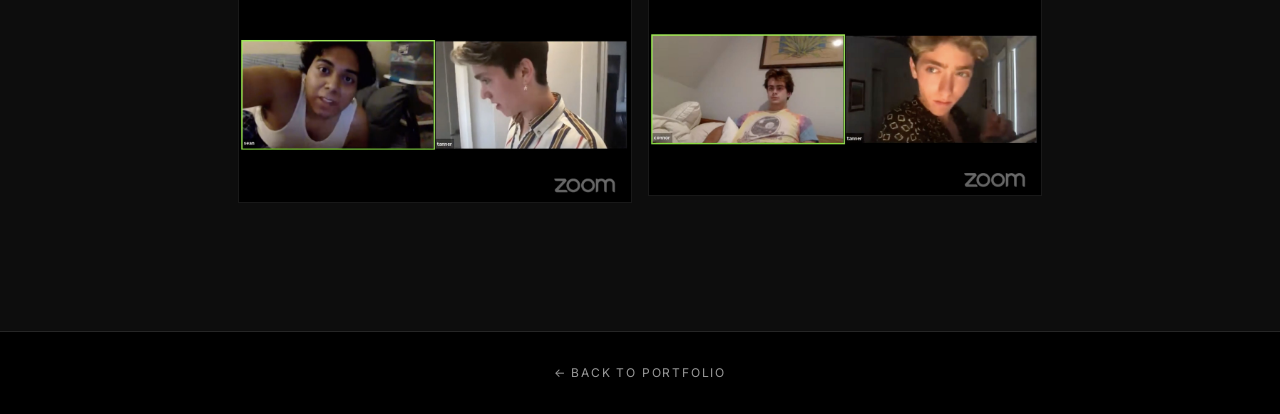
<file: project/8-pills-and-counting.html>
<!DOCTYPE html>
<html lang="en">
<head>
  <meta charset="UTF-8" />
  <meta name="viewport" content="width=device-width, initial-scale=1.0, maximum-scale=1" />
  <title>8 Pills and Counting — Gabriel Brosius</title>
  <meta name="description" content="Interview-based play about queer men with schizophrenia." />
  <meta name="robots" content="index, follow" />
  <link rel="canonical" href="https://gabrielbrosius.com/project/8-pills-and-counting.html" />
  <meta property="og:title" content="8 Pills and Counting — Gabriel Brosius" />
  <meta property="og:description" content="Interview-based play about queer men with schizophrenia." />
  <meta property="og:image" content="https://gabrielbrosius.com/images/og/8-pills-and-counting.jpg" />
  <meta property="og:image:width" content="1200" />
  <meta property="og:image:height" content="630" />
  <meta property="og:url" content="https://gabrielbrosius.com/project/8-pills-and-counting.html" />
  <meta property="og:type" content="website" />
  <meta name="twitter:card" content="summary_large_image" />
  <meta name="twitter:title" content="8 Pills and Counting — Gabriel Brosius" />
  <meta name="twitter:description" content="Interview-based play about queer men with schizophrenia." />
  <meta name="twitter:image" content="https://gabrielbrosius.com/images/og/8-pills-and-counting.jpg" />
  
  <link rel="icon" type="image/svg+xml" href="../favicon.svg" />
  <link rel="stylesheet" href="../css/styles.css?v=8" />
</head>
<body>
  <div class="film-grain"></div>

  <!-- Navigation Bar -->
  <nav class="fixed-nav scrolled">
    <div class="nav-container">
      <a href="../" class="nav-back-link">&larr; Gabriel Brosius</a>
      <span class="nav-project-type">Theater</span>
    </div>

    <!-- Sticky Project Title -->
    <div class="sticky-project-title">
      <div class="sticky-project-container">
        <h2 class="sticky-title-text">8 Pills and Counting</h2>
        <span class="sticky-subtitle-text">2020 — Writer | Director | Editor</span>
      </div>
    </div>
  </nav>

  <!-- Project Hero Banner -->
  <header class="project-hero">
    <div class="project-hero-overlay"></div>
    <img src="../images/8pills-1.jpg" alt="8 Pills and Counting Banner" />
    <div class="project-hero-content">
      <div class="project-hero-meta">2020 — 45 min — Minnesota Fringe Festival</div>
      <h1 class="project-hero-title">8 Pills and Counting</h1>
      <div class="project-hero-role">Writer | Director | Editor</div>
    </div>
  </header>

  <!-- Project Body -->
  <main class="project-body">
    <!-- Logline Section -->
    <section class="project-body-section reveal">
      <p class="project-large-logline">Interview-based play about queer men with schizophrenia.</p>
    </section>

    <!-- Video Section -->
    <section class="project-body-section reveal">
      <h2 class="section-label">Video</h2>
      <div class="project-video-wrapper">
        <iframe 
          src="https://www.youtube.com/embed/WOlJZSWM7D4" 
          title="8 Pills and Counting" 
          allow="accelerometer; autoplay; clipboard-write; encrypted-media; gyroscope; picture-in-picture" 
          allowfullscreen>
        </iframe>
      </div>
    </section>

    <!-- Gallery Section -->
    <section class="project-body-section reveal">
      <h2 class="section-label">Gallery</h2>
      <div class="project-gallery-grid">
        <img src="../images/8pills-1.jpg" alt="8 Pills and Counting still 1" class="gallery-image" />
        <img src="../images/8pills-2.jpg" alt="8 Pills and Counting still 2" class="gallery-image" />
        <img src="../images/8pills-3.jpg" alt="8 Pills and Counting still 3" class="gallery-image" />
        <img src="../images/8pills-4.jpg" alt="8 Pills and Counting still 4" class="gallery-image" />
      </div>
    </section>
  </main>

  <!-- Back Link Footer -->
  <footer class="back-to-portfolio-footer">
    <a href="../"><span>&larr; Back to portfolio</span></a>
  </footer>

  <script src="../js/main.js?v=7"></script>
</body>
</html>
</file>
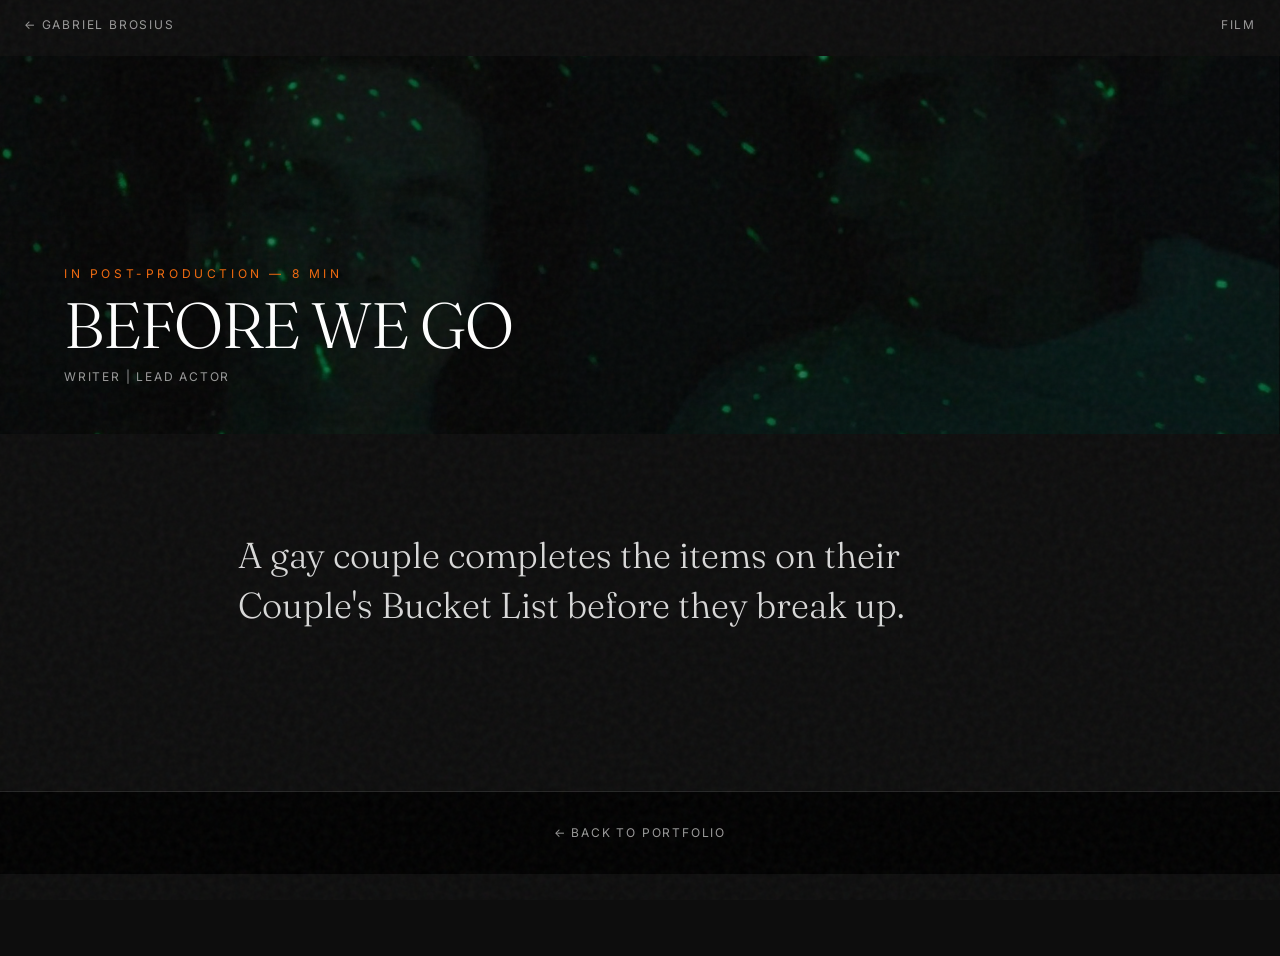
<file: project/before-we-go.html>
<!DOCTYPE html>
<html lang="en">
<head>
  <meta charset="UTF-8" />
  <meta name="viewport" content="width=device-width, initial-scale=1.0, maximum-scale=1" />
  <title>Before We Go — Gabriel Brosius</title>
  <meta name="description" content="A gay couple completes the items on their Couple's Bucket List before they break up." />
  <meta name="robots" content="index, follow" />
  <link rel="canonical" href="https://gabrielbrosius.com/project/before-we-go.html" />
  <meta property="og:title" content="Before We Go — Gabriel Brosius" />
  <meta property="og:description" content="A gay couple completes the items on their Couple's Bucket List before they break up." />
  <meta property="og:image" content="https://gabrielbrosius.com/images/og/before-we-go.jpg" />
  <meta property="og:image:width" content="1200" />
  <meta property="og:image:height" content="630" />
  <meta property="og:url" content="https://gabrielbrosius.com/project/before-we-go.html" />
  <meta property="og:type" content="website" />
  <meta name="twitter:card" content="summary_large_image" />
  <meta name="twitter:title" content="Before We Go — Gabriel Brosius" />
  <meta name="twitter:description" content="A gay couple completes the items on their Couple's Bucket List before they break up." />
  <meta name="twitter:image" content="https://gabrielbrosius.com/images/og/before-we-go.jpg" />
  
  <link rel="icon" type="image/svg+xml" href="../favicon.svg" />
  <link rel="stylesheet" href="../css/styles.css?v=8" />
</head>
<body>
  <div class="film-grain"></div>

  <!-- Navigation Bar -->
  <nav class="fixed-nav scrolled">
    <div class="nav-container">
      <a href="../" class="nav-back-link">&larr; Gabriel Brosius</a>
      <span class="nav-project-type">Film</span>
    </div>

    <!-- Sticky Project Title -->
    <div class="sticky-project-title">
      <div class="sticky-project-container">
        <h2 class="sticky-title-text">Before We Go</h2>
        <span class="sticky-subtitle-text">In Post-Production — Writer | Lead Actor</span>
      </div>
    </div>
  </nav>

  <!-- Project Hero Banner -->
  <header class="project-hero">
    <div class="project-hero-overlay"></div>
    <img src="../images/before-we-go.jpg" alt="Before We Go Banner" />
    <div class="project-hero-content">
      <div class="project-hero-meta">In Post-Production — 8 min</div>
      <h1 class="project-hero-title">Before We Go</h1>
      <div class="project-hero-role">Writer | Lead Actor</div>
    </div>
  </header>

  <!-- Project Body -->
  <main class="project-body">
    <!-- Logline Section -->
    <section class="project-body-section reveal">
      <p class="project-large-logline">A gay couple completes the items on their Couple's Bucket List before they break up.</p>
    </section>
  </main>

  <!-- Back Link Footer -->
  <footer class="back-to-portfolio-footer">
    <a href="../"><span>&larr; Back to portfolio</span></a>
  </footer>

  <script src="../js/main.js?v=7"></script>
</body>
</html>
</file>
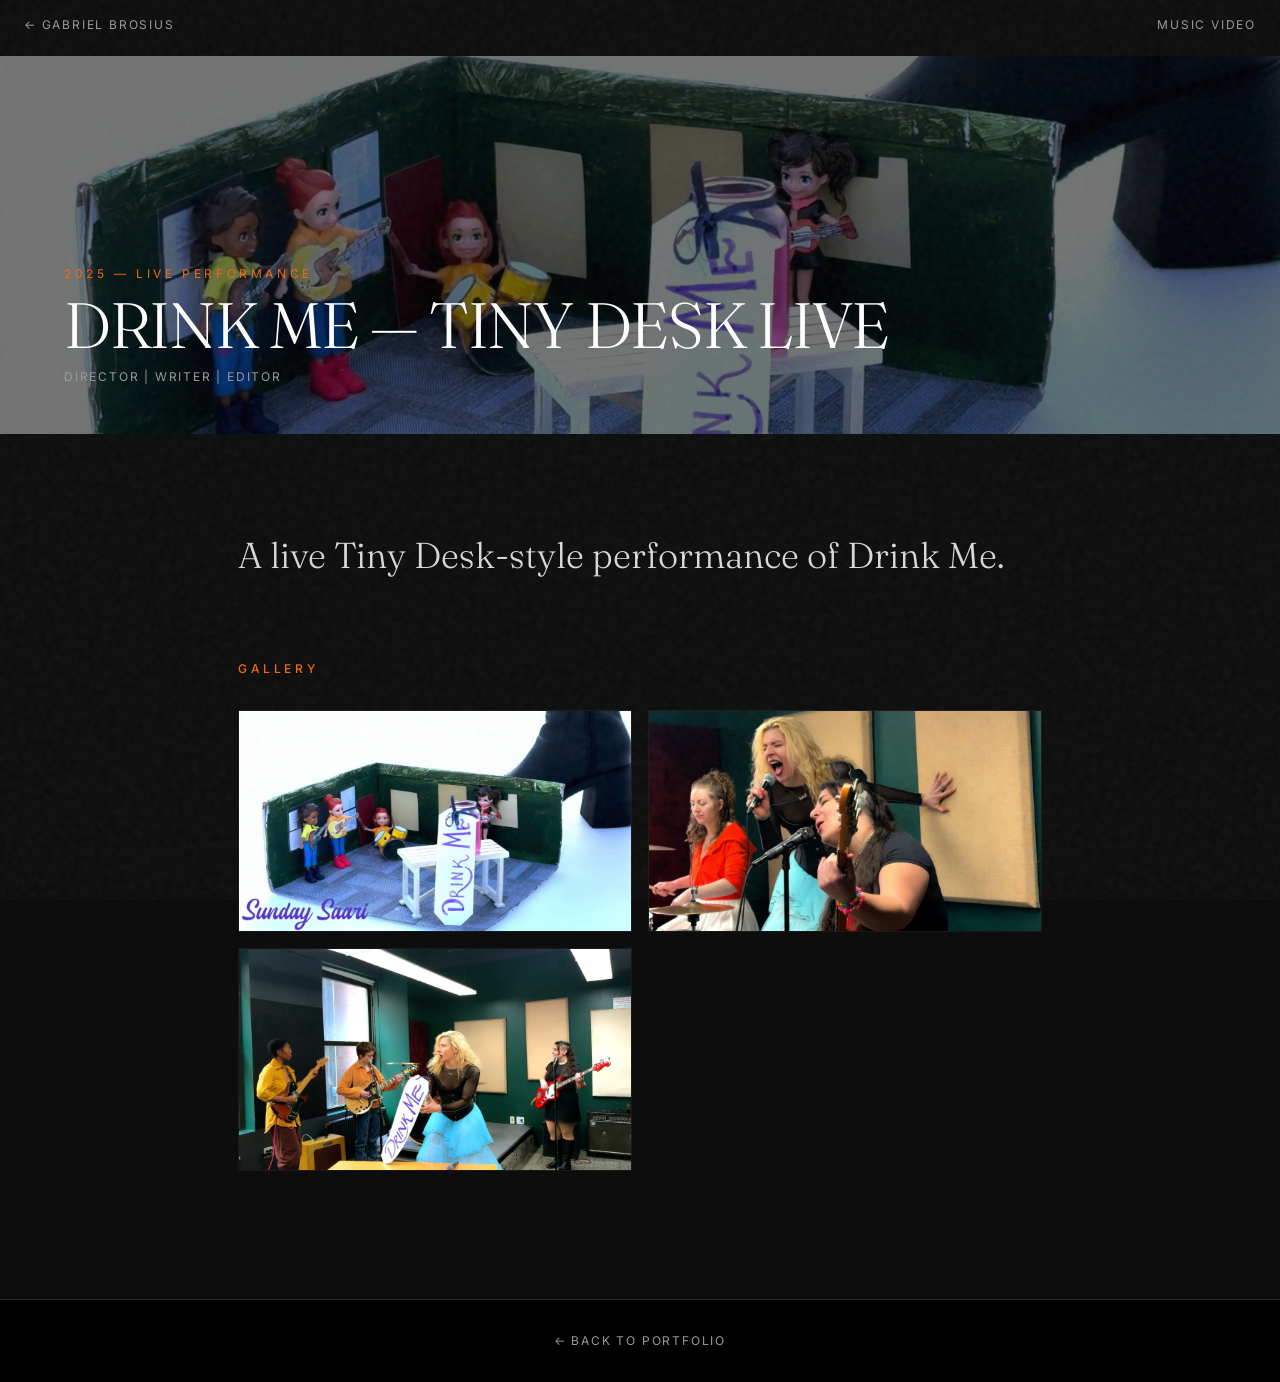
<file: project/drink-me-tiny-desk-live.html>
<!DOCTYPE html>
<html lang="en">
<head>
  <meta charset="UTF-8" />
  <meta name="viewport" content="width=device-width, initial-scale=1.0, maximum-scale=1" />
  <title>Drink Me — Tiny Desk Live — Gabriel Brosius</title>
  <meta name="description" content="A live Tiny Desk-style performance of Drink Me." />
  <meta name="robots" content="index, follow" />
  <link rel="canonical" href="https://gabrielbrosius.com/project/drink-me-tiny-desk-live.html" />
  <meta property="og:title" content="Drink Me — Tiny Desk Live — Gabriel Brosius" />
  <meta property="og:description" content="A live Tiny Desk-style performance of Drink Me." />
  <meta property="og:image" content="https://gabrielbrosius.com/images/og/drink-me-tiny-desk-live.jpg" />
  <meta property="og:image:width" content="1200" />
  <meta property="og:image:height" content="630" />
  <meta property="og:url" content="https://gabrielbrosius.com/project/drink-me-tiny-desk-live.html" />
  <meta property="og:type" content="website" />
  <meta name="twitter:card" content="summary_large_image" />
  <meta name="twitter:title" content="Drink Me — Tiny Desk Live — Gabriel Brosius" />
  <meta name="twitter:description" content="A live Tiny Desk-style performance of Drink Me." />
  <meta name="twitter:image" content="https://gabrielbrosius.com/images/og/drink-me-tiny-desk-live.jpg" />
  
  <link rel="icon" type="image/svg+xml" href="../favicon.svg" />
  <link rel="stylesheet" href="../css/styles.css?v=8" />
</head>
<body>
  <div class="film-grain"></div>

  <!-- Navigation Bar -->
  <nav class="fixed-nav scrolled">
    <div class="nav-container">
      <a href="../" class="nav-back-link">&larr; Gabriel Brosius</a>
      <span class="nav-project-type">Music Video</span>
    </div>

    <!-- Sticky Project Title -->
    <div class="sticky-project-title">
      <div class="sticky-project-container">
        <h2 class="sticky-title-text">Drink Me — Tiny Desk Live</h2>
        <span class="sticky-subtitle-text">2025 — Director | Writer | Editor</span>
      </div>
    </div>
  </nav>

  <!-- Project Hero Banner — miniature set photo -->
  <header class="project-hero">
    <div class="project-hero-overlay"></div>
    <img src="../images/tinydeskk-hero.jpg" alt="Drink Me — Tiny Desk Live" />
    <div class="project-hero-content">
      <div class="project-hero-meta">2025 — Live Performance</div>
      <h1 class="project-hero-title">Drink Me — Tiny Desk Live</h1>
      <div class="project-hero-role">Director | Writer | Editor</div>
    </div>
  </header>

  <!-- Project Body -->
  <main class="project-body">
    <!-- Logline Section -->
    <section class="project-body-section reveal">
      <p class="project-large-logline">A live Tiny Desk-style performance of Drink Me.</p>
    </section>

    <!-- Gallery Section -->
    <section class="project-body-section reveal">
      <h2 class="section-label">Gallery</h2>
      <div class="project-gallery-grid">
        <img src="../images/tinydeskk-hero.jpg" alt="Drink Me Tiny Desk — miniature set" class="gallery-image" />
        <img src="../images/tinydesk-3.jpg" alt="Drink Me Tiny Desk — performance" class="gallery-image" />
        <img src="../images/tinydesk-4.jpg" alt="Drink Me Tiny Desk — wide shot" class="gallery-image" />
      </div>
    </section>
  </main>

  <!-- Back Link Footer -->
  <footer class="back-to-portfolio-footer">
    <a href="../"><span>&larr; Back to portfolio</span></a>
  </footer>

  <script src="../js/main.js?v=7"></script>
</body>
</html>
</file>
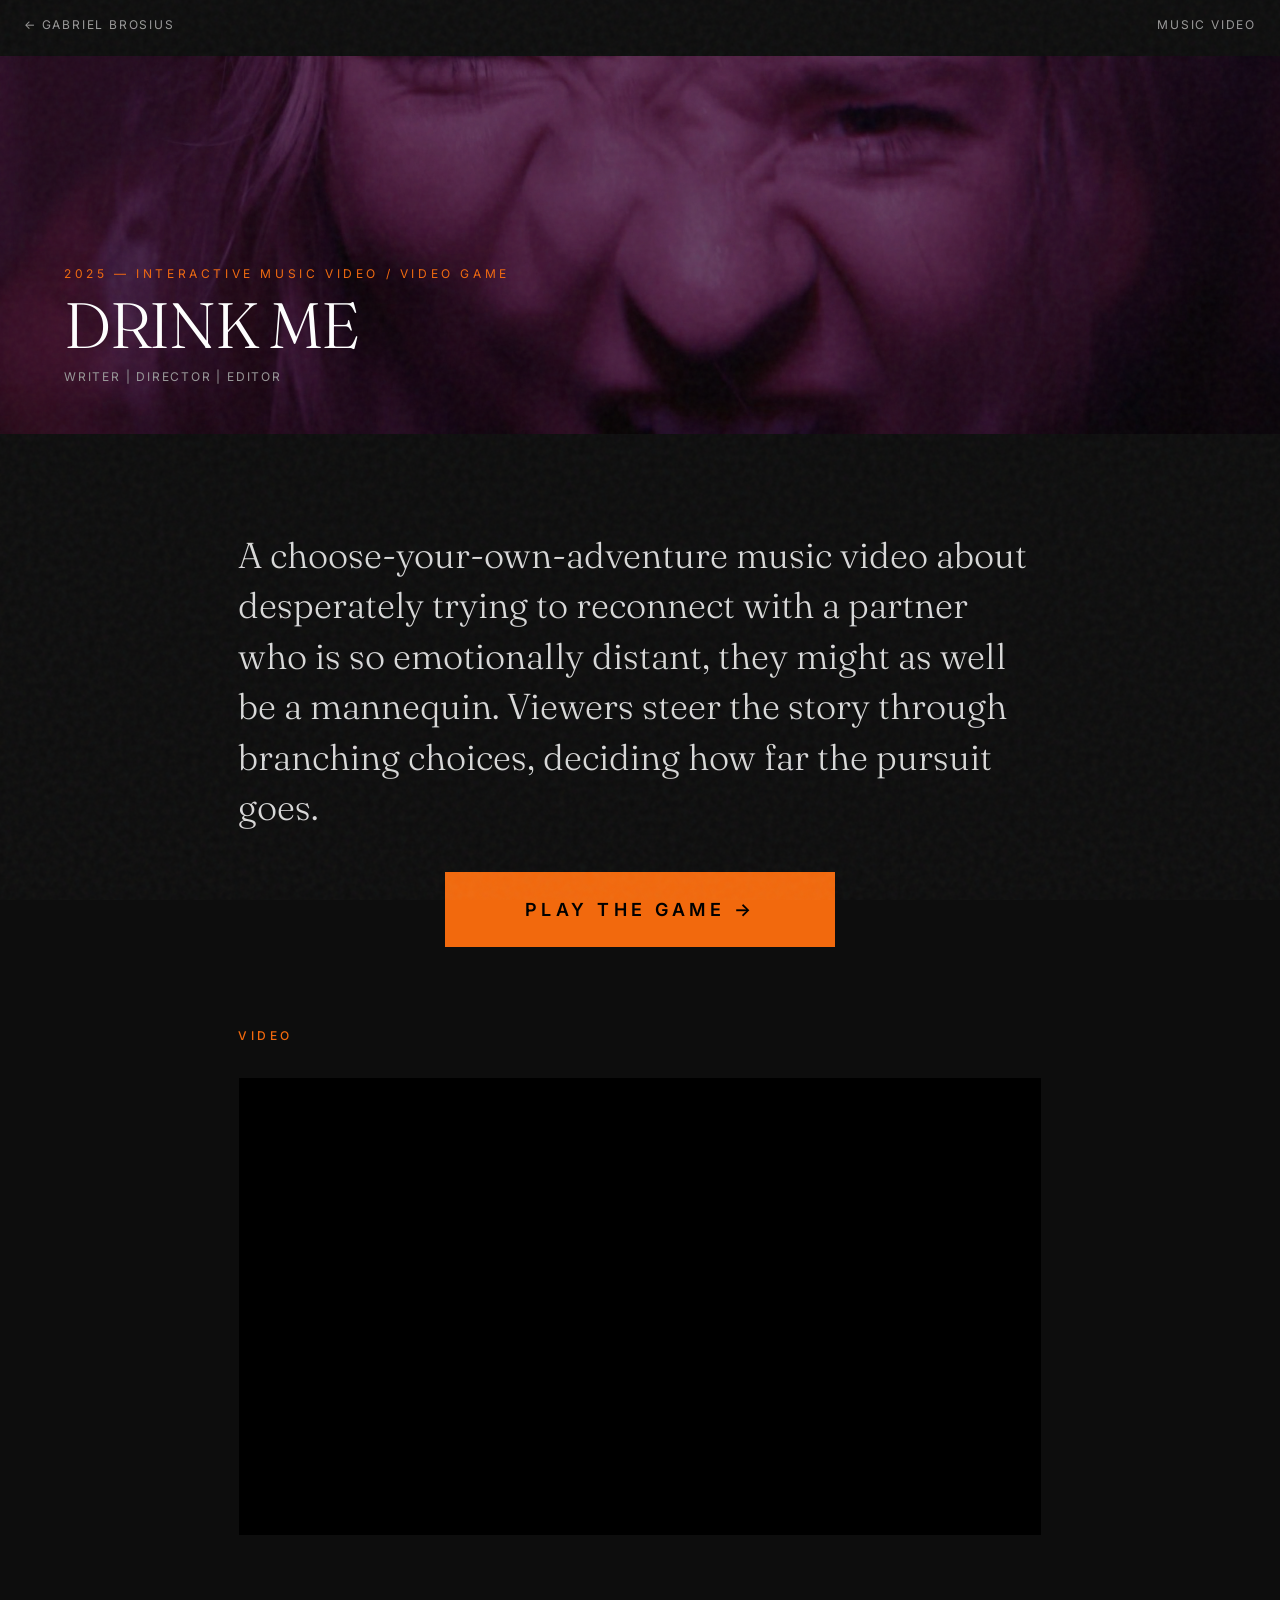
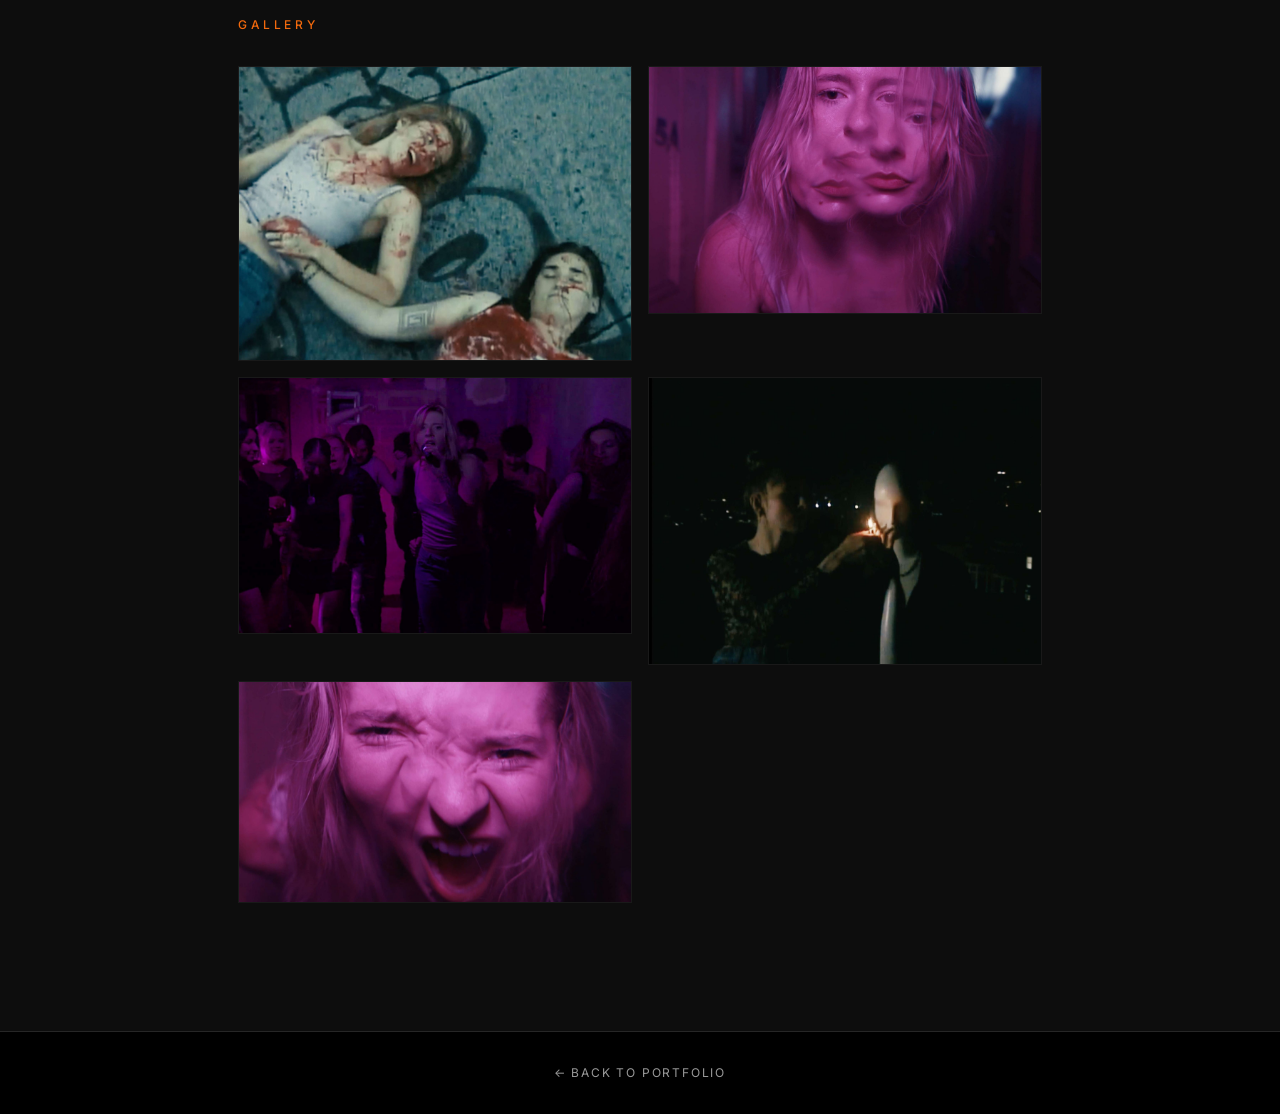
<file: project/drink-me.html>
<!DOCTYPE html>
<html lang="en">
<head>
  <meta charset="UTF-8" />
  <meta name="viewport" content="width=device-width, initial-scale=1.0, maximum-scale=1" />
  <title>Drink Me — Gabriel Brosius</title>
  <meta name="description" content="A choose-your-own-adventure music video about desperately trying to reconnect with a partner who is so emotionally distant, they might as well be a mannequin. Viewers steer the story through branching choices, deciding how far the pursuit goes." />
  <meta name="robots" content="index, follow" />
  <link rel="canonical" href="https://gabrielbrosius.com/project/drink-me.html" />
  <meta property="og:title" content="Drink Me — Gabriel Brosius" />
  <meta property="og:description" content="A choose-your-own-adventure music video about desperately trying to reconnect with a partner who is so emotionally distant, they might as well be a mannequin. Viewers steer the story through branching choices, deciding how far the pursuit goes." />
  <meta property="og:image" content="https://gabrielbrosius.com/images/og/drink-me.jpg" />
  <meta property="og:image:width" content="1200" />
  <meta property="og:image:height" content="630" />
  <meta property="og:url" content="https://gabrielbrosius.com/project/drink-me.html" />
  <meta property="og:type" content="website" />
  <meta name="twitter:card" content="summary_large_image" />
  <meta name="twitter:title" content="Drink Me — Gabriel Brosius" />
  <meta name="twitter:description" content="A choose-your-own-adventure music video about desperately trying to reconnect with a partner who is so emotionally distant, they might as well be a mannequin. Viewers steer the story through branching choices, deciding how far the pursuit goes." />
  <meta name="twitter:image" content="https://gabrielbrosius.com/images/og/drink-me.jpg" />
  
  <link rel="icon" type="image/svg+xml" href="../favicon.svg" />
  <link rel="stylesheet" href="../css/styles.css?v=8" />
</head>
<body>
  <div class="film-grain"></div>

  <!-- Navigation Bar -->
  <nav class="fixed-nav scrolled">
    <div class="nav-container">
      <a href="../" class="nav-back-link">&larr; Gabriel Brosius</a>
      <span class="nav-project-type">Music Video</span>
    </div>

    <!-- Sticky Project Title -->
    <div class="sticky-project-title">
      <div class="sticky-project-container">
        <h2 class="sticky-title-text">Drink Me</h2>
        <span class="sticky-subtitle-text">2025 — Writer | Director | Editor</span>
      </div>
    </div>
  </nav>

  <!-- Project Hero Banner -->
  <header class="project-hero">
    <div class="project-hero-overlay"></div>
    <img src="../images/drink-me-pink.jpg" alt="Drink Me Banner" />
    <div class="project-hero-content">
      <div class="project-hero-meta">2025 — Interactive Music Video / Video Game</div>
      <h1 class="project-hero-title">Drink Me</h1>
      <div class="project-hero-role">Writer | Director | Editor</div>
    </div>
  </header>

  <!-- Project Body -->
  <main class="project-body">
    <!-- Logline Section -->
    <section class="project-body-section reveal">
      <p class="project-large-logline">A choose-your-own-adventure music video about desperately trying to reconnect with a partner who is so emotionally distant, they might as well be a mannequin. Viewers steer the story through branching choices, deciding how far the pursuit goes.</p>
      <div class="play-btn-wrapper">
        <a href="https://sundaymanistosaari.itch.io/drink-me" target="_blank" rel="noopener noreferrer" class="btn-play-game">Play the Game &rarr;</a>
      </div>
    </section>

    <!-- Video Section -->
    <section class="project-body-section reveal">
      <h2 class="section-label">Video</h2>
      <div class="project-video-wrapper">
        <iframe 
          src="https://www.youtube.com/embed/MkDfEF2_liI" 
          title="Drink Me" 
          allow="accelerometer; autoplay; clipboard-write; encrypted-media; gyroscope; picture-in-picture" 
          allowfullscreen>
        </iframe>
      </div>
    </section>

    <!-- Gallery Section -->
    <section class="project-body-section reveal">
      <h2 class="section-label">Gallery</h2>
      <div class="project-gallery-grid">
        <img src="../images/drink-me-5.jpg" alt="Drink Me still 5" class="gallery-image" />
        <img src="../images/drink-me-1.jpg" alt="Drink Me still 1" class="gallery-image" />
        <img src="../images/drink-me-2.jpg" alt="Drink Me still 2" class="gallery-image" />
        <img src="../images/drink-me-3.jpg" alt="Drink Me still 3" class="gallery-image" />
        <img src="../images/drink-me-4.jpg" alt="Drink Me still 4" class="gallery-image" />
      </div>
    </section>
  </main>

  <!-- Back Link Footer -->
  <footer class="back-to-portfolio-footer">
    <a href="../"><span>&larr; Back to portfolio</span></a>
  </footer>

  <script src="../js/main.js?v=7"></script>
</body>
</html>
</file>
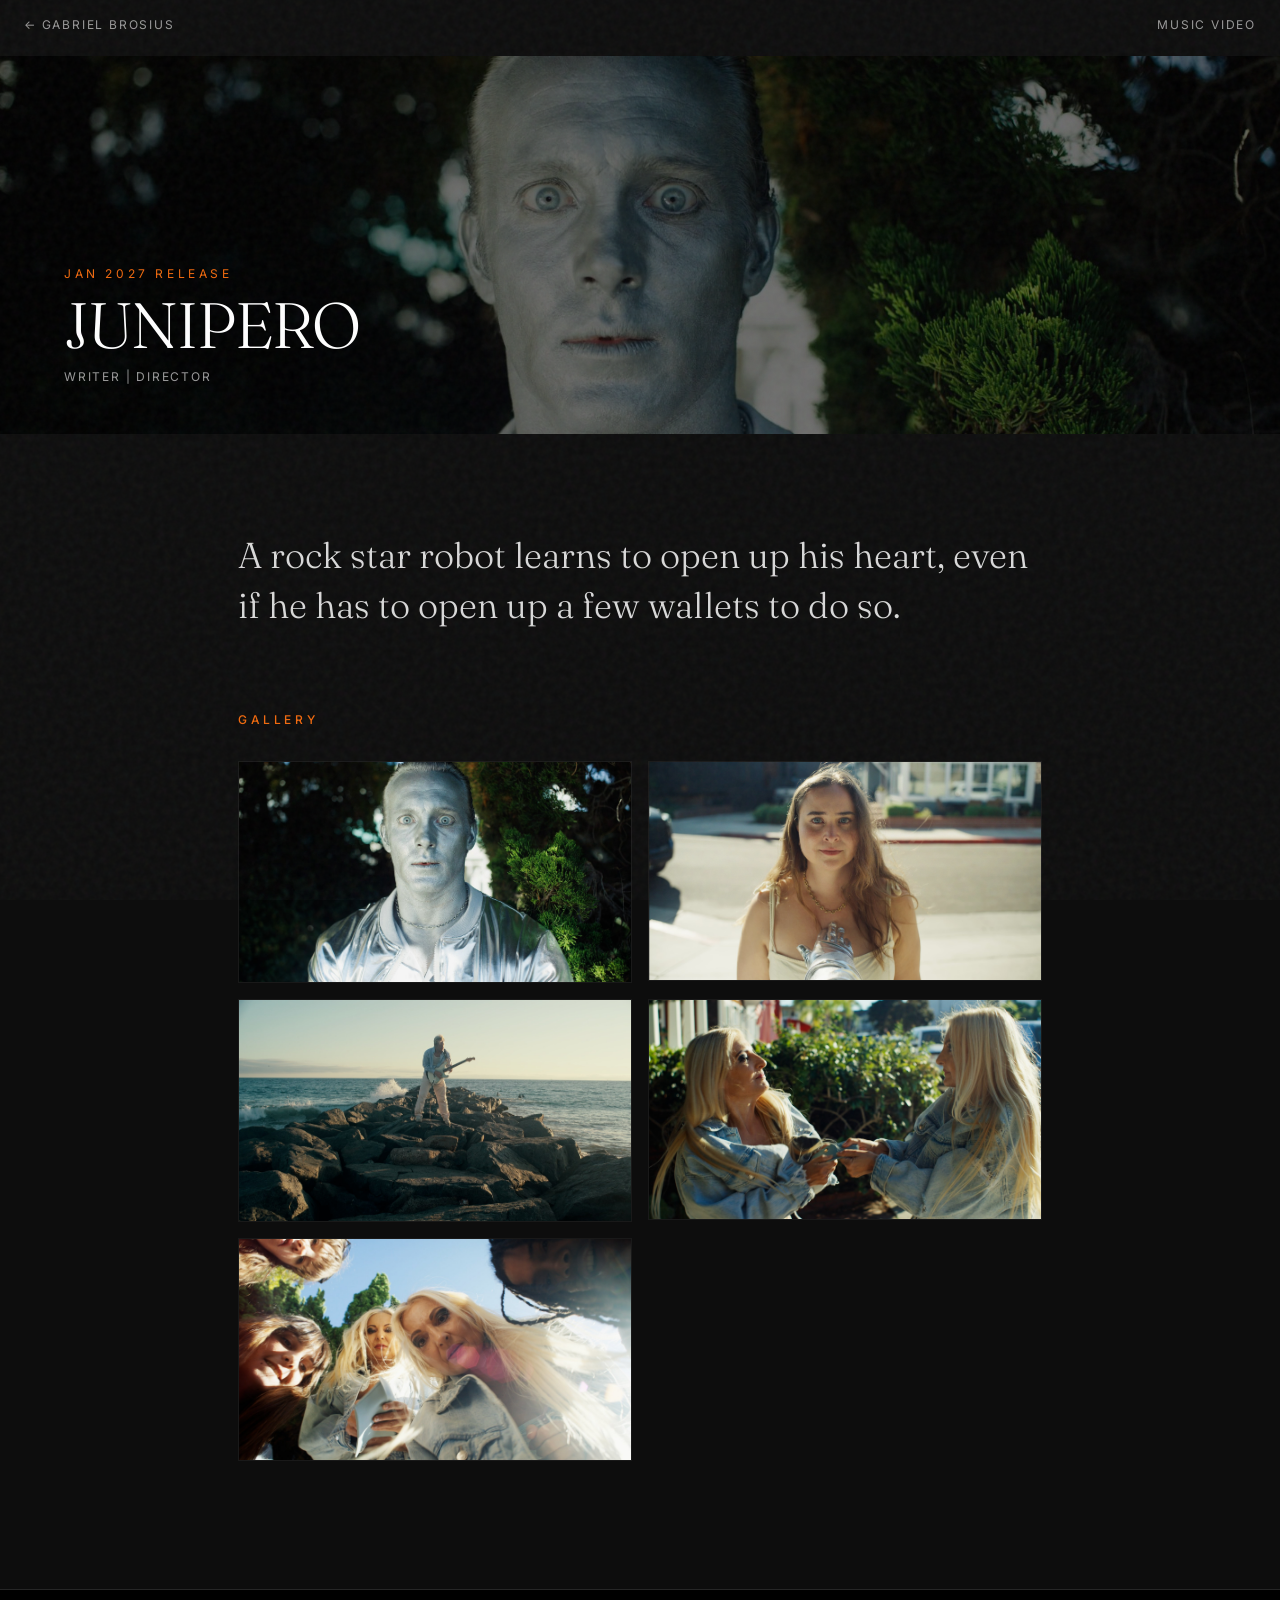
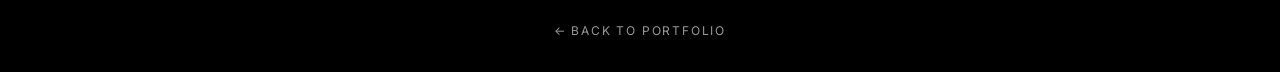
<file: project/junipero.html>
<!DOCTYPE html>
<html lang="en">
<head>
  <meta charset="UTF-8" />
  <meta name="viewport" content="width=device-width, initial-scale=1.0, maximum-scale=1" />
  <title>Junipero — Gabriel Brosius</title>
  <meta name="description" content="A rock star robot learns to open up his heart, even if he has to open up a few wallets to do so." />
  <meta name="robots" content="index, follow" />
  <link rel="canonical" href="https://gabrielbrosius.com/project/junipero.html" />
  <meta property="og:title" content="Junipero — Gabriel Brosius" />
  <meta property="og:description" content="A rock star robot learns to open up his heart, even if he has to open up a few wallets to do so." />
  <meta property="og:image" content="https://gabrielbrosius.com/images/og/junipero.jpg" />
  <meta property="og:image:width" content="1200" />
  <meta property="og:image:height" content="630" />
  <meta property="og:url" content="https://gabrielbrosius.com/project/junipero.html" />
  <meta property="og:type" content="website" />
  <meta name="twitter:card" content="summary_large_image" />
  <meta name="twitter:title" content="Junipero — Gabriel Brosius" />
  <meta name="twitter:description" content="A rock star robot learns to open up his heart, even if he has to open up a few wallets to do so." />
  <meta name="twitter:image" content="https://gabrielbrosius.com/images/og/junipero.jpg" />
  
  <link rel="icon" type="image/svg+xml" href="../favicon.svg" />
  <link rel="stylesheet" href="../css/styles.css?v=8" />
</head>
<body>
  <div class="film-grain"></div>

  <!-- Navigation Bar -->
  <nav class="fixed-nav scrolled">
    <div class="nav-container">
      <a href="../" class="nav-back-link">&larr; Gabriel Brosius</a>
      <span class="nav-project-type">Music Video</span>
    </div>

    <!-- Sticky Project Title -->
    <div class="sticky-project-title">
      <div class="sticky-project-container">
        <h2 class="sticky-title-text">Junipero</h2>
        <span class="sticky-subtitle-text">Jan 2027 — Writer | Director</span>
      </div>
    </div>
  </nav>

  <!-- Project Hero Banner -->
  <header class="project-hero">
    <div class="project-hero-overlay"></div>
    <img src="../images/junipero-1.jpg" alt="Junipero Banner" style="object-position: center 14%;" />
    <div class="project-hero-content">
      <div class="project-hero-meta">Jan 2027 Release</div>
      <h1 class="project-hero-title">Junipero</h1>
      <div class="project-hero-role">Writer | Director</div>
    </div>
  </header>

  <!-- Project Body -->
  <main class="project-body">
    <!-- Logline Section -->
    <section class="project-body-section reveal">
      <p class="project-large-logline">A rock star robot learns to open up his heart, even if he has to open up a few wallets to do so.</p>
    </section>

    <!-- Gallery Section -->
    <section class="project-body-section reveal">
      <h2 class="section-label">Gallery</h2>
      <div class="project-gallery-grid">
        <img src="../images/junipero-1.jpg" alt="Junipero still 1" class="gallery-image" />
        <img src="../images/junipero-2.jpg" alt="Junipero still 2" class="gallery-image" />
        <img src="../images/junipero-3.jpg" alt="Junipero still 3" class="gallery-image" />
        <img src="../images/junipero-4.jpg" alt="Junipero still 4" class="gallery-image" />
        <img src="../images/junipero-5.jpg" alt="Junipero still 5" class="gallery-image" />
      </div>
    </section>
  </main>

  <!-- Back Link Footer -->
  <footer class="back-to-portfolio-footer">
    <a href="../"><span>&larr; Back to portfolio</span></a>
  </footer>

  <script src="../js/main.js?v=7"></script>
</body>
</html>
</file>
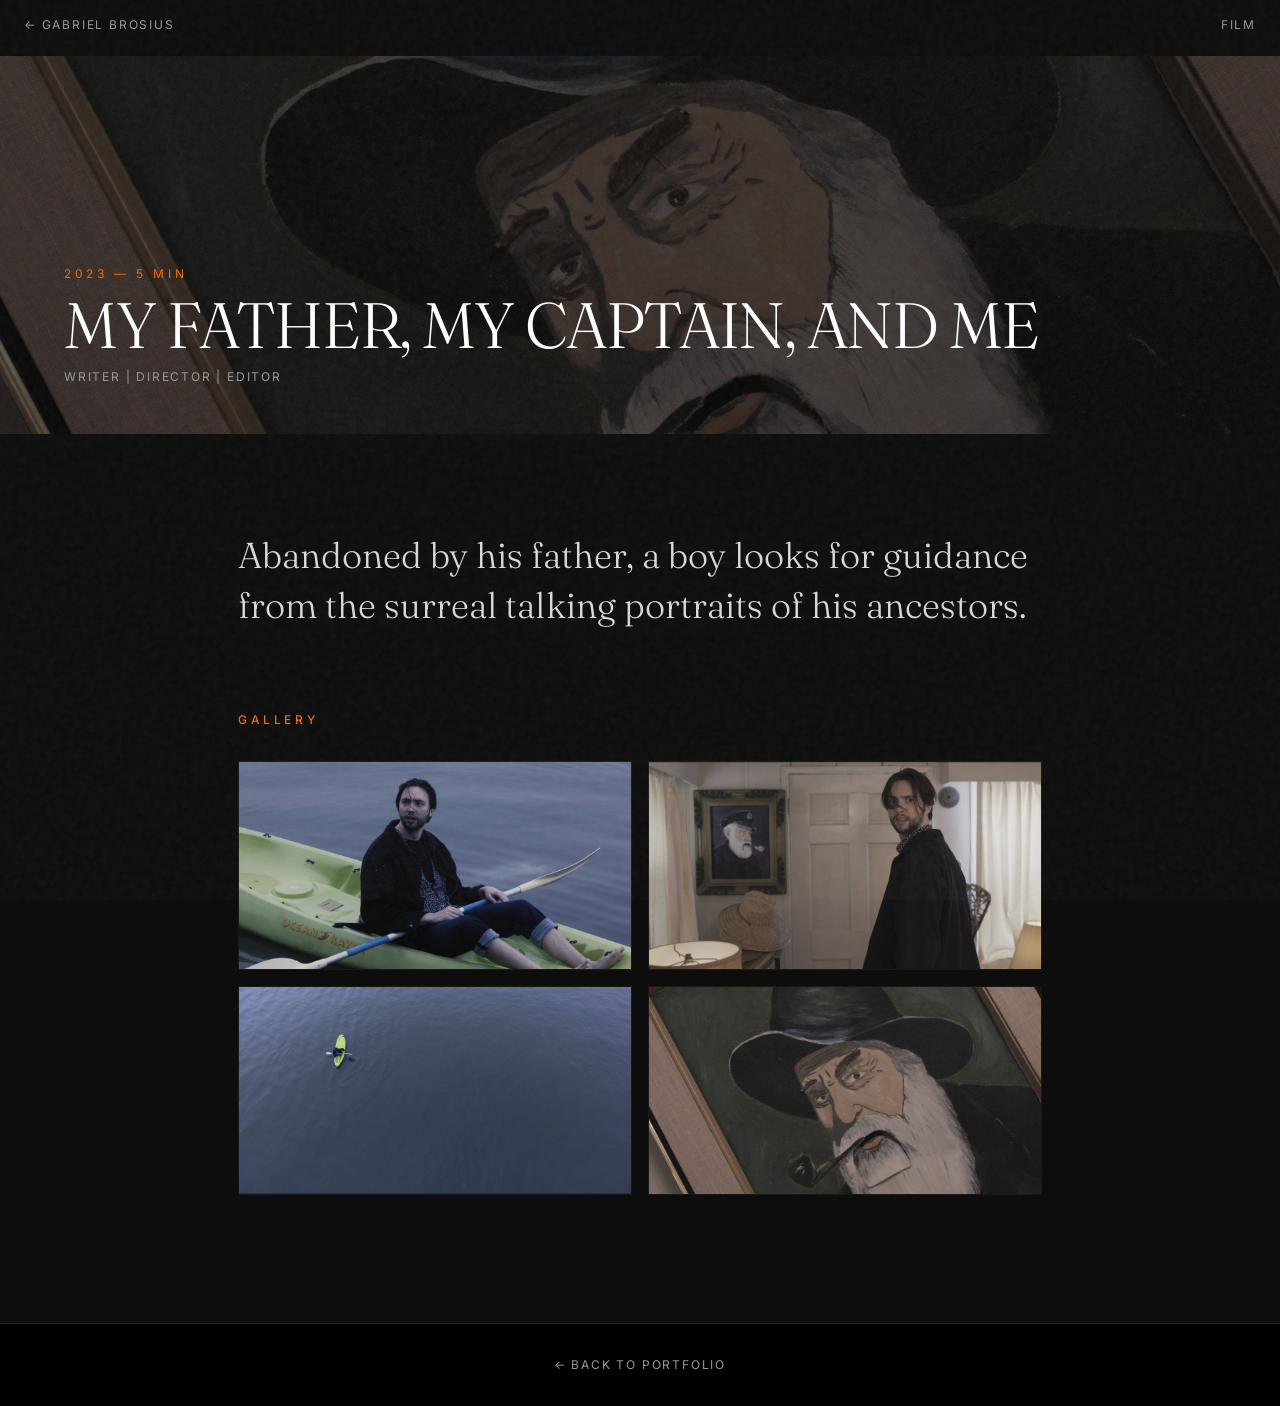
<file: project/my-father-my-captain-and-me.html>
<!DOCTYPE html>
<html lang="en">
<head>
  <meta charset="UTF-8" />
  <meta name="viewport" content="width=device-width, initial-scale=1.0, maximum-scale=1" />
  <title>My Father, My Captain, and Me — Gabriel Brosius</title>
  <meta name="description" content="Abandoned by his father, a boy looks for guidance from the surreal talking portraits of his ancestors." />
  <meta name="robots" content="index, follow" />
  <link rel="canonical" href="https://gabrielbrosius.com/project/my-father-my-captain-and-me.html" />
  <meta property="og:title" content="My Father, My Captain, and Me — Gabriel Brosius" />
  <meta property="og:description" content="Abandoned by his father, a boy looks for guidance from the surreal talking portraits of his ancestors." />
  <meta property="og:image" content="https://gabrielbrosius.com/images/og/my-father-my-captain-and-me.jpg" />
  <meta property="og:image:width" content="1200" />
  <meta property="og:image:height" content="630" />
  <meta property="og:url" content="https://gabrielbrosius.com/project/my-father-my-captain-and-me.html" />
  <meta property="og:type" content="website" />
  <meta name="twitter:card" content="summary_large_image" />
  <meta name="twitter:title" content="My Father, My Captain, and Me — Gabriel Brosius" />
  <meta name="twitter:description" content="Abandoned by his father, a boy looks for guidance from the surreal talking portraits of his ancestors." />
  <meta name="twitter:image" content="https://gabrielbrosius.com/images/og/my-father-my-captain-and-me.jpg" />
  
  <link rel="icon" type="image/svg+xml" href="../favicon.svg" />
  <link rel="stylesheet" href="../css/styles.css?v=8" />
</head>
<body>
  <div class="film-grain"></div>

  <!-- Navigation Bar -->
  <nav class="fixed-nav scrolled">
    <div class="nav-container">
      <a href="../" class="nav-back-link">&larr; Gabriel Brosius</a>
      <span class="nav-project-type">Film</span>
    </div>

    <!-- Sticky Project Title -->
    <div class="sticky-project-title">
      <div class="sticky-project-container">
        <h2 class="sticky-title-text">My Father, My Captain, and Me</h2>
        <span class="sticky-subtitle-text">2023 — Writer | Director | Editor</span>
      </div>
    </div>
  </nav>

  <!-- Project Hero Banner -->
  <header class="project-hero">
    <div class="project-hero-overlay"></div>
    <img src="../images/mfmc-hero.jpg" alt="My Father, My Captain, and Me Banner" />
    <div class="project-hero-content">
      <div class="project-hero-meta">2023 — 5 min</div>
      <h1 class="project-hero-title">My Father, My Captain, and Me</h1>
      <div class="project-hero-role">Writer | Director | Editor</div>
    </div>
  </header>

  <!-- Project Body -->
  <main class="project-body">
    <!-- Logline Section -->
    <section class="project-body-section reveal">
      <p class="project-large-logline">Abandoned by his father, a boy looks for guidance from the surreal talking portraits of his ancestors.</p>
    </section>

    <!-- Gallery Section -->
    <section class="project-body-section reveal">
      <h2 class="section-label">Gallery</h2>
      <div class="project-gallery-grid">
        <img src="../images/mfmc-1.jpg" alt="My Father, My Captain, and Me still 1" class="gallery-image" />
        <img src="../images/mfmc-2.jpg" alt="My Father, My Captain, and Me still 2" class="gallery-image" />
        <img src="../images/mfmc-3.jpg" alt="My Father, My Captain, and Me still 3" class="gallery-image" />
        <img src="../images/mfmc-hero.jpg" alt="My Father, My Captain, and Me still 4" class="gallery-image" />
      </div>
    </section>
  </main>

  <!-- Back Link Footer -->
  <footer class="back-to-portfolio-footer">
    <a href="../"><span>&larr; Back to portfolio</span></a>
  </footer>

  <script src="../js/main.js?v=7"></script>
</body>
</html>
</file>
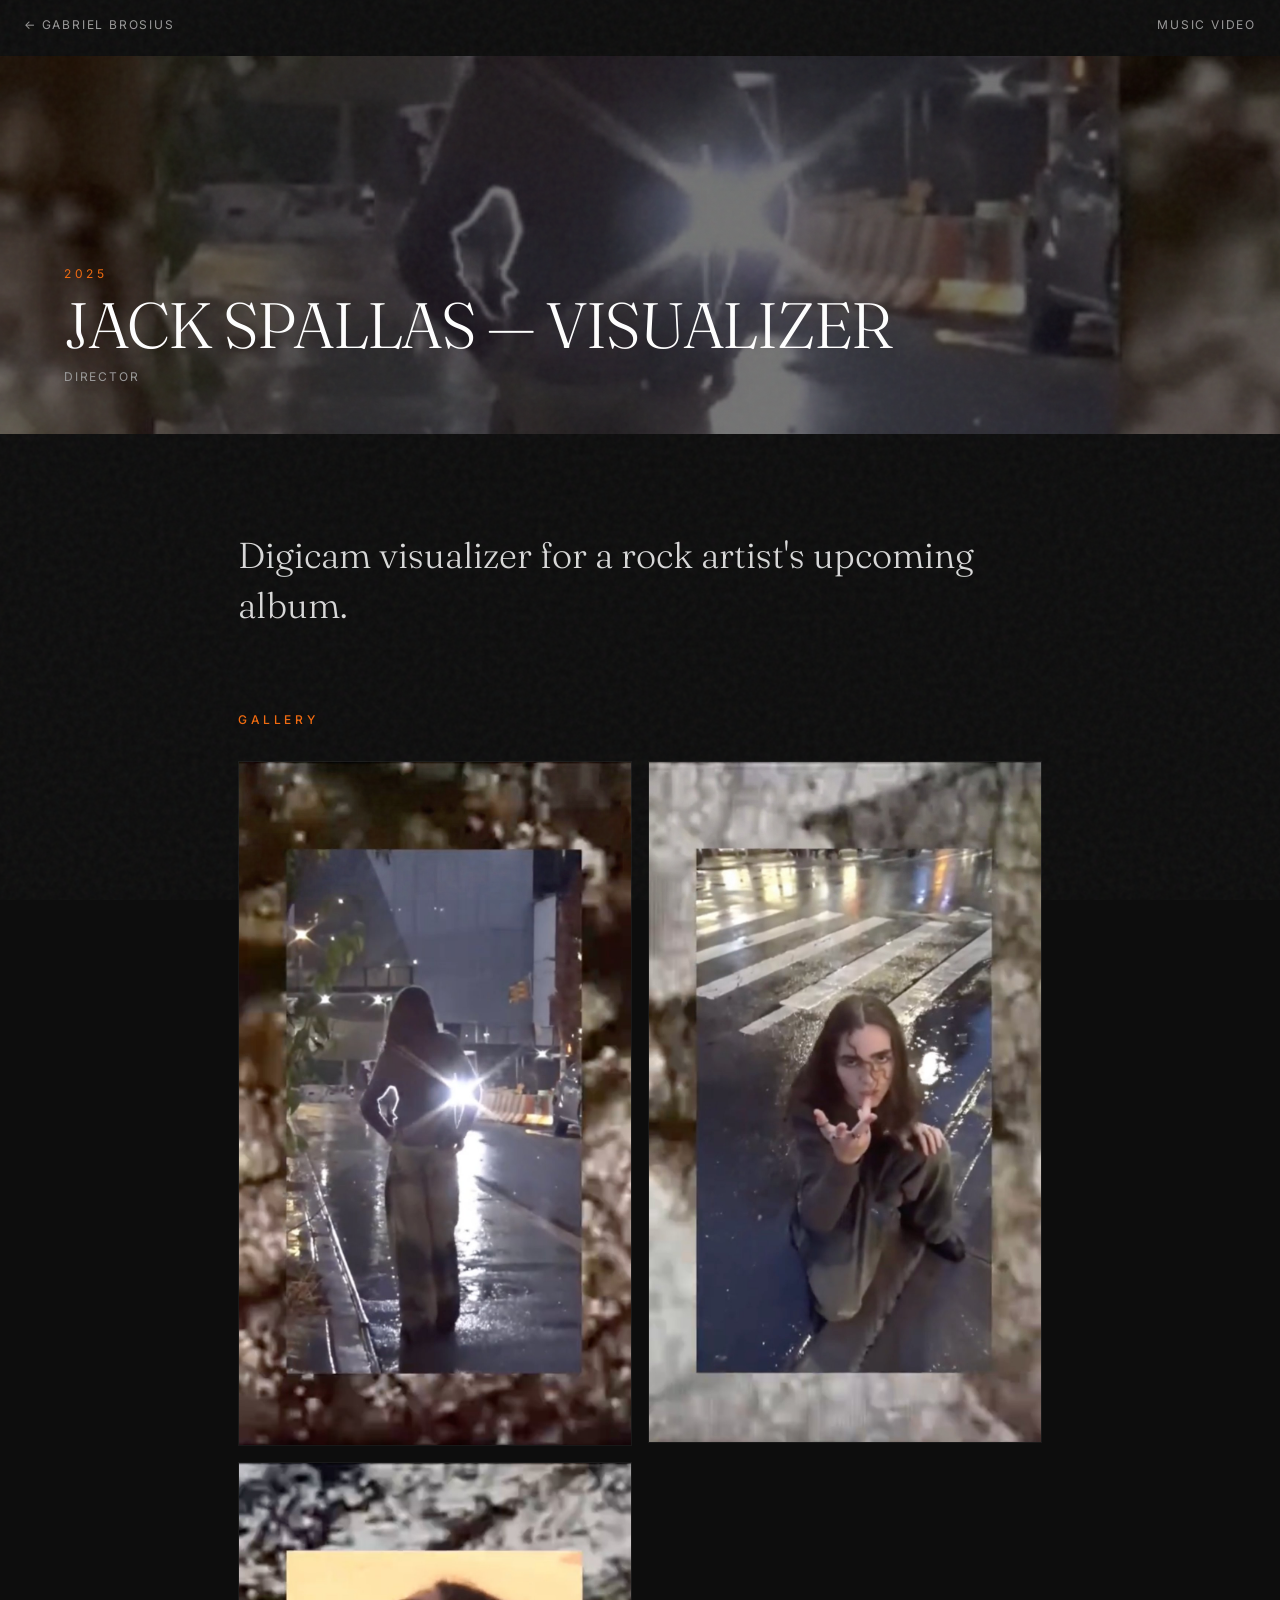
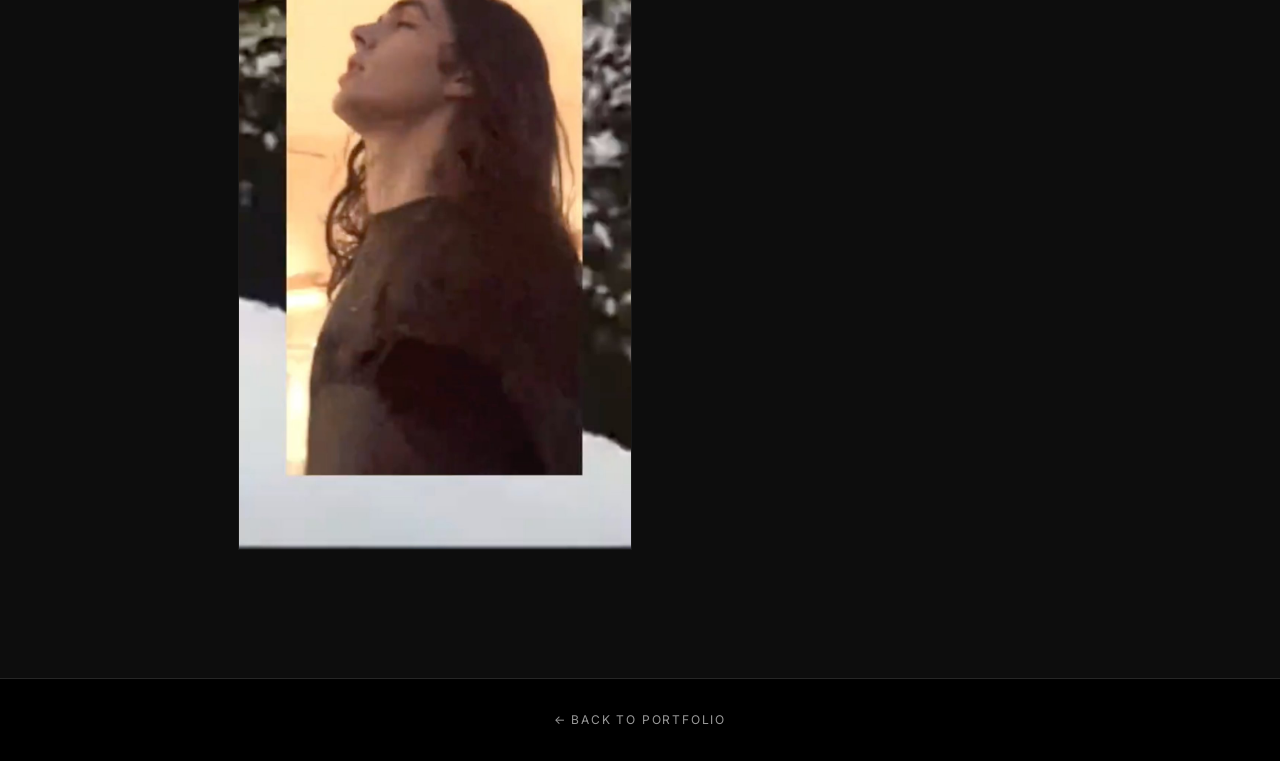
<file: project/spallas.html>
<!DOCTYPE html>
<html lang="en">
<head>
  <meta charset="UTF-8" />
  <meta name="viewport" content="width=device-width, initial-scale=1.0, maximum-scale=1" />
  <title>Jack Spallas — Visualizer — Gabriel Brosius</title>
  <meta name="description" content="Digicam visualizer for a rock artist's upcoming album." />
  <meta name="robots" content="index, follow" />
  <link rel="canonical" href="https://gabrielbrosius.com/project/spallas.html" />
  <meta property="og:title" content="Jack Spallas — Visualizer — Gabriel Brosius" />
  <meta property="og:description" content="Digicam visualizer for a rock artist's upcoming album." />
  <meta property="og:image" content="https://gabrielbrosius.com/images/og/spallas.jpg" />
  <meta property="og:image:width" content="1200" />
  <meta property="og:image:height" content="630" />
  <meta property="og:url" content="https://gabrielbrosius.com/project/spallas.html" />
  <meta property="og:type" content="website" />
  <meta name="twitter:card" content="summary_large_image" />
  <meta name="twitter:title" content="Jack Spallas — Visualizer — Gabriel Brosius" />
  <meta name="twitter:description" content="Digicam visualizer for a rock artist's upcoming album." />
  <meta name="twitter:image" content="https://gabrielbrosius.com/images/og/spallas.jpg" />
  
  <link rel="icon" type="image/svg+xml" href="../favicon.svg" />
  <link rel="stylesheet" href="../css/styles.css?v=8" />
</head>
<body>
  <div class="film-grain"></div>

  <nav class="fixed-nav scrolled">
    <div class="nav-container">
      <a href="../" class="nav-back-link">&larr; Gabriel Brosius</a>
      <span class="nav-project-type">Music Video</span>
    </div>
    <div class="sticky-project-title">
      <div class="sticky-project-container">
        <h2 class="sticky-title-text">Jack Spallas — Visualizer</h2>
        <span class="sticky-subtitle-text">2025 — Director</span>
      </div>
    </div>
  </nav>

  <header class="project-hero">
    <div class="project-hero-overlay"></div>
    <img src="../images/spallas-hero.png" alt="Jack Spallas Visualizer" />
    <div class="project-hero-content">
      <div class="project-hero-meta">2025</div>
      <h1 class="project-hero-title">Jack Spallas — Visualizer</h1>
      <div class="project-hero-role">Director</div>
    </div>
  </header>

  <main class="project-body">
    <section class="project-body-section reveal">
      <p class="project-large-logline">Digicam visualizer for a rock artist's upcoming album.</p>
    </section>

    <section class="project-body-section reveal">
      <h2 class="section-label">Gallery</h2>
      <div class="project-gallery-grid">
        <img src="../images/spallas-hero.png" alt="Jack Spallas — still" class="gallery-image" />
        <img src="../images/spallas-2.png" alt="Jack Spallas — still" class="gallery-image" />
        <img src="../images/spallas-3.png" alt="Jack Spallas — still" class="gallery-image" />
      </div>
    </section>
  </main>

  <footer class="back-to-portfolio-footer">
    <a href="../"><span>&larr; Back to portfolio</span></a>
  </footer>

  <script src="../js/main.js?v=7"></script>
</body>
</html>
</file>
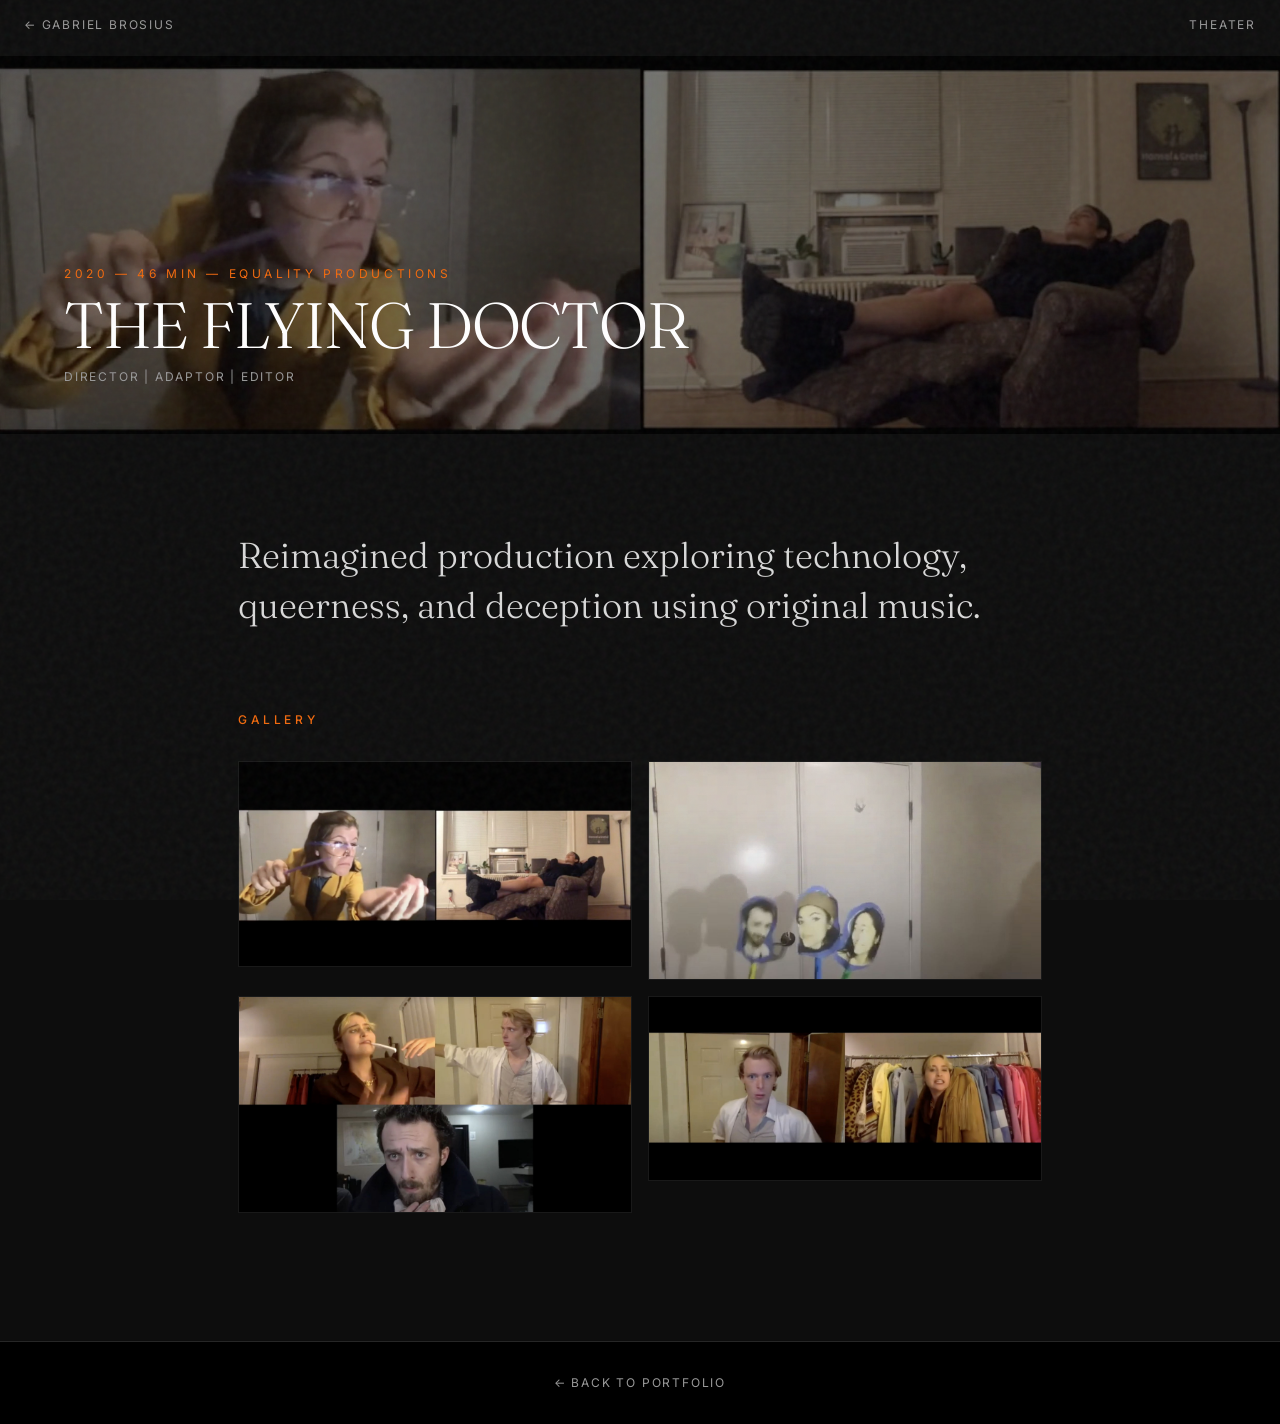
<file: project/the-flying-doctor.html>
<!DOCTYPE html>
<html lang="en">
<head>
  <meta charset="UTF-8" />
  <meta name="viewport" content="width=device-width, initial-scale=1.0, maximum-scale=1" />
  <title>The Flying Doctor — Gabriel Brosius</title>
  <meta name="description" content="Reimagined production exploring technology, queerness, and deception using original music." />
  <meta name="robots" content="index, follow" />
  <link rel="canonical" href="https://gabrielbrosius.com/project/the-flying-doctor.html" />
  <meta property="og:title" content="The Flying Doctor — Gabriel Brosius" />
  <meta property="og:description" content="Reimagined production exploring technology, queerness, and deception using original music." />
  <meta property="og:image" content="https://gabrielbrosius.com/images/og/the-flying-doctor.jpg" />
  <meta property="og:image:width" content="1200" />
  <meta property="og:image:height" content="630" />
  <meta property="og:url" content="https://gabrielbrosius.com/project/the-flying-doctor.html" />
  <meta property="og:type" content="website" />
  <meta name="twitter:card" content="summary_large_image" />
  <meta name="twitter:title" content="The Flying Doctor — Gabriel Brosius" />
  <meta name="twitter:description" content="Reimagined production exploring technology, queerness, and deception using original music." />
  <meta name="twitter:image" content="https://gabrielbrosius.com/images/og/the-flying-doctor.jpg" />
  
  <link rel="icon" type="image/svg+xml" href="../favicon.svg" />
  <link rel="stylesheet" href="../css/styles.css?v=8" />
</head>
<body>
  <div class="film-grain"></div>

  <!-- Navigation Bar -->
  <nav class="fixed-nav scrolled">
    <div class="nav-container">
      <a href="../" class="nav-back-link">&larr; Gabriel Brosius</a>
      <span class="nav-project-type">Theater</span>
    </div>

    <!-- Sticky Project Title -->
    <div class="sticky-project-title">
      <div class="sticky-project-container">
        <h2 class="sticky-title-text">The Flying Doctor</h2>
        <span class="sticky-subtitle-text">2020 — Director | Adaptor | Editor</span>
      </div>
    </div>
  </nav>

  <!-- Project Hero Banner -->
  <header class="project-hero">
    <div class="project-hero-overlay"></div>
    <img src="../images/flying-doctor-1.jpg" alt="The Flying Doctor Banner" />
    <div class="project-hero-content">
      <div class="project-hero-meta">2020 — 46 min — Equality Productions</div>
      <h1 class="project-hero-title">The Flying Doctor</h1>
      <div class="project-hero-role">Director | Adaptor | Editor</div>
    </div>
  </header>

  <!-- Project Body -->
  <main class="project-body">
    <!-- Logline Section -->
    <section class="project-body-section reveal">
      <p class="project-large-logline">Reimagined production exploring technology, queerness, and deception using original music.</p>
    </section>

    <!-- Gallery Section -->
    <section class="project-body-section reveal">
      <h2 class="section-label">Gallery</h2>
      <div class="project-gallery-grid">
        <img src="../images/flying-doctor-1.jpg" alt="The Flying Doctor still 1" class="gallery-image" />
        <img src="../images/flying-doctor-2.jpg" alt="The Flying Doctor still 2" class="gallery-image" />
        <img src="../images/flying-doctor-3.jpg" alt="The Flying Doctor still 3" class="gallery-image" />
        <img src="../images/flying-doctor-4.jpg" alt="The Flying Doctor still 4" class="gallery-image" />
      </div>
    </section>
  </main>

  <!-- Back Link Footer -->
  <footer class="back-to-portfolio-footer">
    <a href="../"><span>&larr; Back to portfolio</span></a>
  </footer>

  <script src="../js/main.js?v=7"></script>
</body>
</html>
</file>
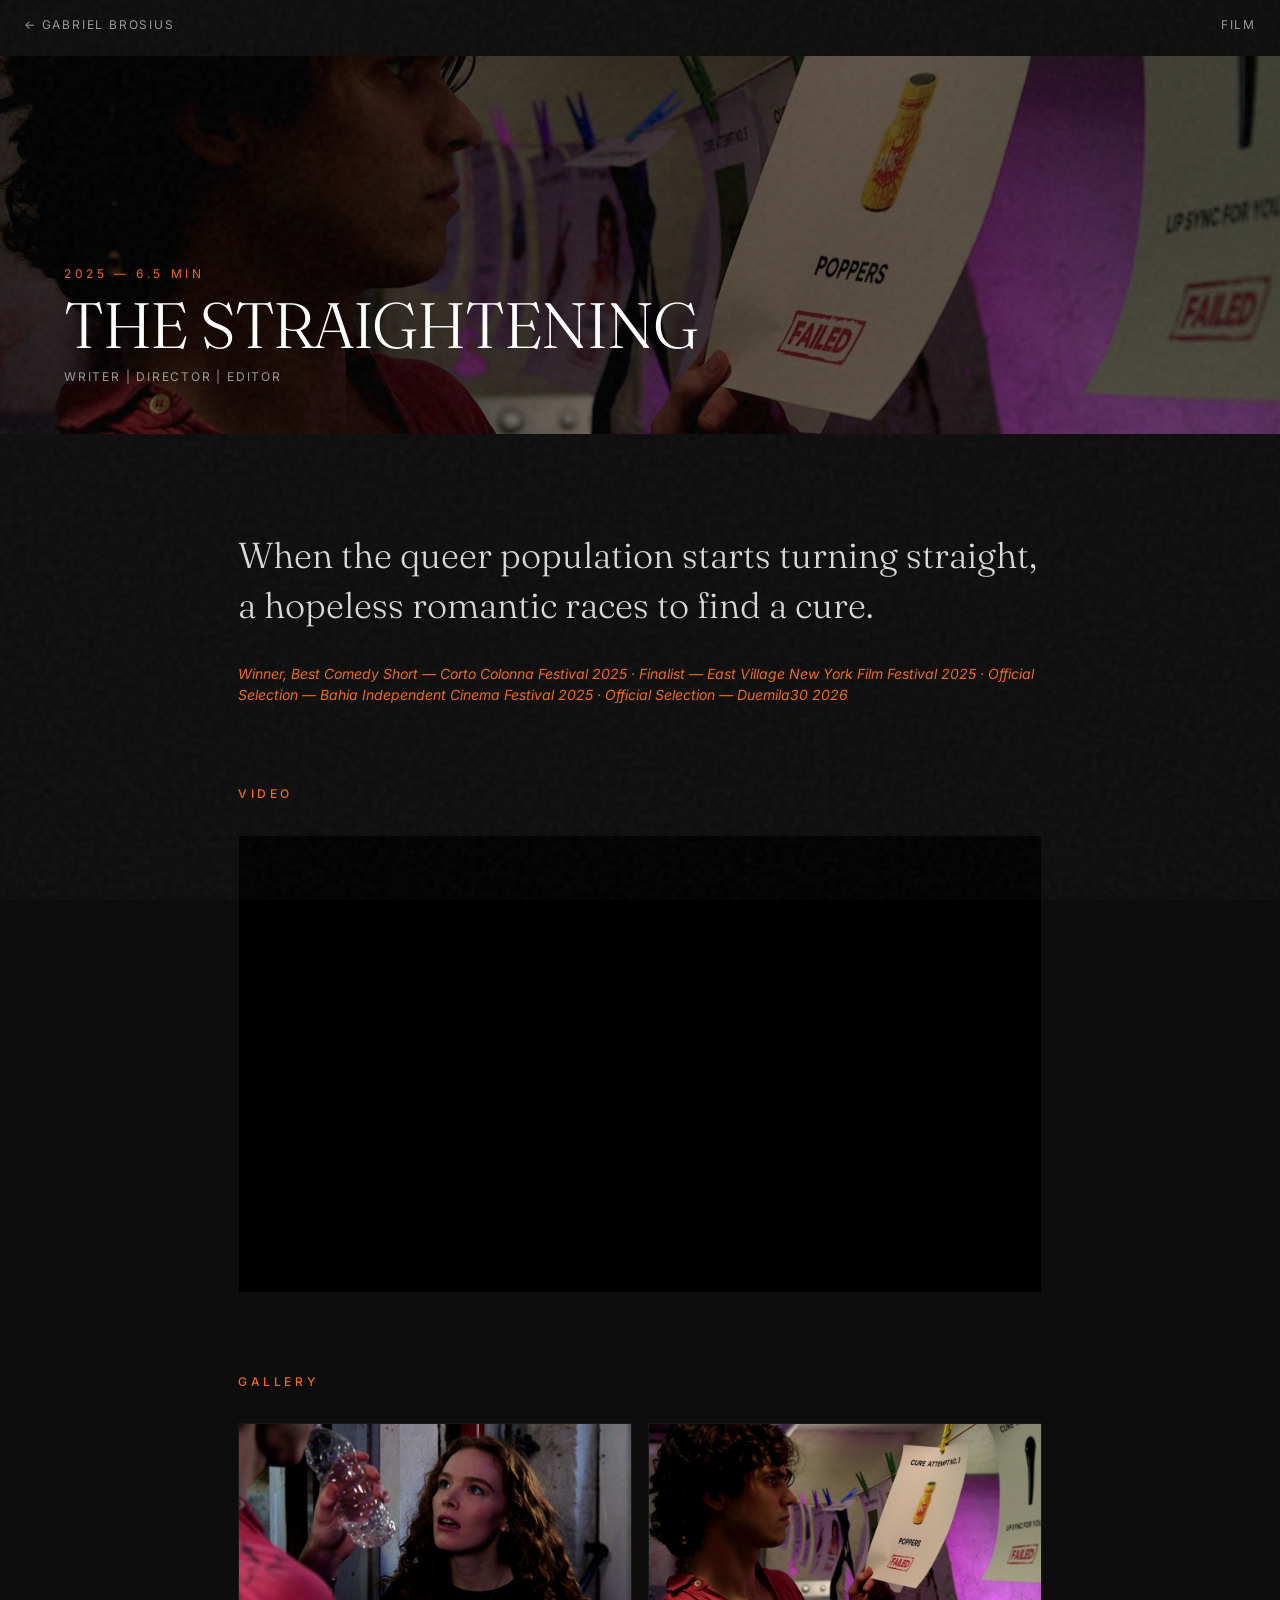
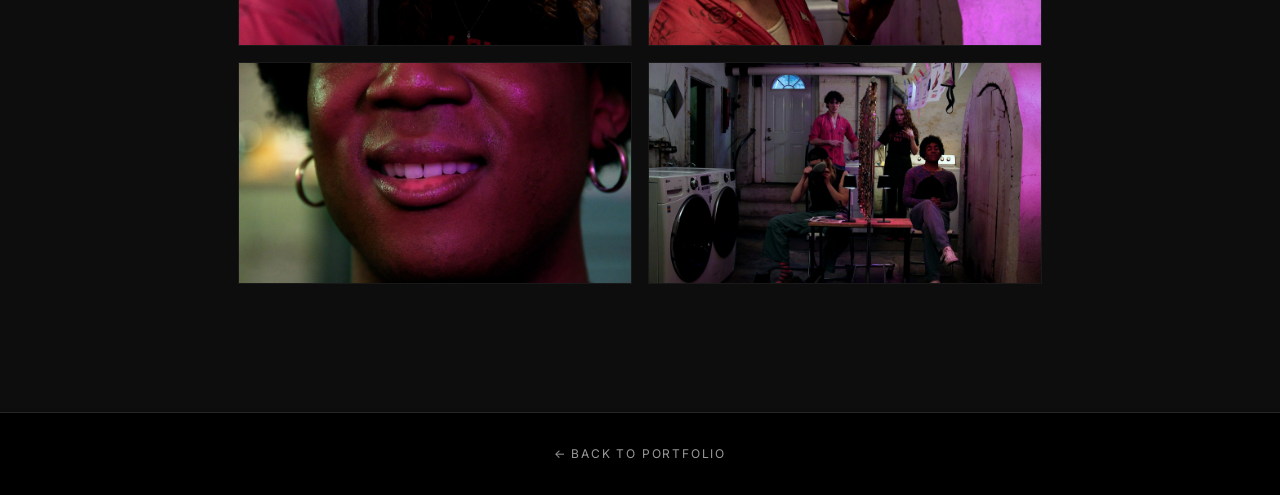
<file: project/the-straightening.html>
<!DOCTYPE html>
<html lang="en">
<head>
  <meta charset="UTF-8" />
  <meta name="viewport" content="width=device-width, initial-scale=1.0, maximum-scale=1" />
  <title>The Straightening — Gabriel Brosius</title>
  <meta name="description" content="When the queer population starts turning straight, a hopeless romantic races to find a cure." />
  <meta name="robots" content="index, follow" />
  <link rel="canonical" href="https://gabrielbrosius.com/project/the-straightening.html" />
  <meta property="og:title" content="The Straightening — Gabriel Brosius" />
  <meta property="og:description" content="When the queer population starts turning straight, a hopeless romantic races to find a cure." />
  <meta property="og:image" content="https://gabrielbrosius.com/images/og/the-straightening.jpg" />
  <meta property="og:image:width" content="1200" />
  <meta property="og:image:height" content="630" />
  <meta property="og:url" content="https://gabrielbrosius.com/project/the-straightening.html" />
  <meta property="og:type" content="website" />
  <meta name="twitter:card" content="summary_large_image" />
  <meta name="twitter:title" content="The Straightening — Gabriel Brosius" />
  <meta name="twitter:description" content="When the queer population starts turning straight, a hopeless romantic races to find a cure." />
  <meta name="twitter:image" content="https://gabrielbrosius.com/images/og/the-straightening.jpg" />
  
  <link rel="icon" type="image/svg+xml" href="../favicon.svg" />
  <link rel="stylesheet" href="../css/styles.css?v=8" />
</head>
<body>
  <div class="film-grain"></div>

  <!-- Navigation Bar -->
  <nav class="fixed-nav scrolled">
    <div class="nav-container">
      <a href="../" class="nav-back-link">&larr; Gabriel Brosius</a>
      <span class="nav-project-type">Film</span>
    </div>

    <!-- Sticky Project Title (Slides in on scroll) -->
    <div class="sticky-project-title">
      <div class="sticky-project-container">
        <h2 class="sticky-title-text">The Straightening</h2>
        <span class="sticky-subtitle-text">2025 — Writer | Director | Editor</span>
      </div>
    </div>
  </nav>

  <!-- Project Hero Banner — Poster image -->
  <header class="project-hero">
    <div class="project-hero-overlay"></div>
    <img src="../images/straightening-hero.jpg" alt="The Straightening" />
    <div class="project-hero-content">
      <div class="project-hero-meta">2025 — 6.5 min</div>
      <h1 class="project-hero-title">The Straightening</h1>
      <div class="project-hero-role">Writer | Director | Editor</div>
    </div>
  </header>

  <!-- Project Body -->
  <main class="project-body">
    <!-- Logline Section -->
    <section class="project-body-section reveal">
      <p class="project-large-logline">When the queer population starts turning straight, a hopeless romantic races to find a cure.</p>
      <p class="project-large-note">Winner, Best Comedy Short — Corto Colonna Festival 2025 · Finalist — East Village New York Film Festival 2025 · Official Selection — Bahia Independent Cinema Festival 2025 · Official Selection — Duemila30 2026</p>
    </section>

    <!-- Video Embed Section -->
    <section class="project-body-section reveal">
      <h2 class="section-label">Video</h2>
      <div class="project-video-wrapper">
        <iframe 
          src="https://www.youtube.com/embed/P_PCT1A9BCI" 
          title="The Straightening" 
          allow="accelerometer; autoplay; clipboard-write; encrypted-media; gyroscope; picture-in-picture" 
          allowfullscreen>
        </iframe>
      </div>
    </section>

    <!-- Gallery Section -->
    <section class="project-body-section reveal">
      <h2 class="section-label">Gallery</h2>
      <div class="project-gallery-grid">
        <img src="../images/straightening-annoyed-ella.jpg" alt="The Straightening — still" class="gallery-image" />
        <img src="../images/straightening-failed-poppers.jpg" alt="The Straightening — still" class="gallery-image" />
        <img src="../images/straightening-kyle-close.jpg" alt="The Straightening — still" class="gallery-image" />
        <img src="../images/straightening-renaissance.jpg" alt="The Straightening — still" class="gallery-image" />
      </div>
    </section>
  </main>

  <!-- Back Link Footer -->
  <footer class="back-to-portfolio-footer">
    <a href="../"><span>&larr; Back to portfolio</span></a>
  </footer>

  <script src="../js/main.js?v=7"></script>
</body>
</html>
</file>
<file: css/styles.css>
/* ==========================================================================
   GABRIEL BROSIUS PORTFOLIO - CORE STYLES
   ========================================================================== */

/* Typography & Google Fonts */
@import url('https://fonts.googleapis.com/css2?family=Fraunces:opsz,wght@9..144,300;9..144,400;9..144,700&family=Inter:wght@300;400;500;600;700&display=swap');

/* Color Variables & Theme Tokens */
:root {
  --background: hsl(0, 0%, 5%);     /* Deep cinematic dark: #0d0d0d */
  --foreground: hsl(0, 0%, 90%);    /* Soft white: #e5e5e5 */
  --border: hsl(0, 0%, 15%);        /* Dark grey borders: #262626 */
  --input: hsl(0, 0%, 15%);
  --ring: hsl(24, 90%, 50%);        /* Vibrant orange accent: #f97316 */
  
  --card: hsl(0, 0%, 7%);
  --card-foreground: hsl(0, 0%, 90%);
  --card-border: hsl(0, 0%, 15%);
  
  --primary: hsl(24, 90%, 50%);     /* Orange: #f97316 */
  --primary-hover: hsl(24, 95%, 45%);
  --primary-foreground: hsl(0, 0%, 100%);
  
  --muted: hsl(0, 0%, 15%);
  --muted-foreground: hsl(0, 0%, 60%);
  
  --font-sans: 'Inter', -apple-system, BlinkMacSystemFont, "Segoe UI", Roboto, sans-serif;
  --font-serif: 'Fraunces', Georgia, serif;
}

/* Reset & Base Styles */
* {
  box-sizing: border-box;
  margin: 0;
  padding: 0;
}

html {
  scroll-behavior: smooth;
  background-color: var(--background);
  color: var(--foreground);
  font-family: var(--font-sans);
  font-size: 16px;
  -webkit-text-size-adjust: 100%;
}

body {
  overflow-x: hidden;
  background-color: var(--background);
  color: var(--foreground);
  min-height: 100vh;
  line-height: 1.5;
  -webkit-font-smoothing: antialiased;
}

/* Custom Scrollbar */
::-webkit-scrollbar {
  width: 8px;
}
::-webkit-scrollbar-track {
  background: var(--background);
}
::-webkit-scrollbar-thumb {
  background: var(--border);
  border-radius: 4px;
}
::-webkit-scrollbar-thumb:hover {
  background: var(--muted-foreground);
}

/* Text Selection */
::selection {
  background-color: var(--primary);
  color: white;
}

/* Global Typography */
h1, h2, h3, h4, h5, h6 {
  font-family: var(--font-serif);
  font-weight: 300;
  letter-spacing: -0.02em;
}

p {
  color: var(--muted-foreground);
}

a {
  color: inherit;
  text-decoration: none;
  transition: color 0.3s ease;
}

/* Base Layout Helpers */
.relative { position: relative; }
.w-full { width: 100%; }
.h-screen { height: 100vh; }
.overflow-hidden { overflow: hidden; }

/* Film Grain Overlay */
.film-grain {
  position: fixed;
  top: 0;
  left: 0;
  width: 100vw;
  height: 100vh;
  pointer-events: none;
  z-index: 9999;
  opacity: 0.05;
  background-image: url("data:image/svg+xml,%3Csvg viewBox='0 0 200 200' xmlns='http://www.w3.org/2000/svg'%3E%3Cfilter id='noiseFilter'%3E%3CfeTurbulence type='fractalNoise' baseFrequency='0.65' numOctaves='3' stitchTiles='stitch'/%3E%3C/filter%3E%3Crect width='100%25' height='100%25' filter='url(%23noiseFilter)'/%3E%3C/svg%3E");
}

/* Navbar */
nav.fixed-nav {
  position: fixed;
  top: 0;
  left: 0;
  width: 100%;
  z-index: 1000;
  transition: all 0.5s cubic-bezier(0.16, 1, 0.3, 1);
  border-bottom: 1px solid transparent;
}

nav.fixed-nav.scrolled {
  background-color: rgba(0, 0, 0, 0.9);
  backdrop-filter: blur(8px);
  -webkit-backdrop-filter: blur(8px);
  border-bottom: 1px solid rgba(255, 255, 255, 0.05);
}

.nav-container {
  max-width: 1600px;
  margin: 0 auto;
  padding: 1rem 1.5rem;
  display: flex;
  align-items: center;
  justify-content: space-between;
}

.logo-link {
  font-family: var(--font-serif);
  font-size: 1rem;
  letter-spacing: 0.15em;
  text-transform: uppercase;
  color: white;
}

.nav-links {
  display: none;
  align-items: center;
  gap: 1.75rem;
}

@media (min-width: 1024px) {
  .nav-links {
    display: flex;
  }
}

.nav-link {
  position: relative;
  font-size: 0.75rem;
  font-weight: 400;
  font-family: var(--font-sans);
  text-transform: uppercase;
  letter-spacing: 0.15em;
  color: var(--muted-foreground);
  padding-bottom: 0.25rem;
  transition: color 0.3s ease;
}

.nav-link:hover, .nav-link.active {
  color: white;
}

.nav-link.active::after {
  content: '';
  position: absolute;
  bottom: 0;
  left: 0;
  width: 100%;
  height: 1px;
  background-color: var(--primary);
}

/* Hamburger Menu button */
.menu-toggle {
  background: none;
  border: none;
  cursor: pointer;
  display: flex;
  flex-direction: column;
  gap: 5px;
  padding: 0.5rem;
  z-index: 1001;
}

@media (min-width: 1024px) {
  .menu-toggle {
    display: none;
  }
}

.menu-toggle span {
  display: block;
  width: 24px;
  height: 1px;
  background-color: white;
  transition: all 0.3s cubic-bezier(0.16, 1, 0.3, 1);
}

.menu-toggle.open span:nth-child(1) {
  transform: translateY(6px) rotate(45deg);
}

.menu-toggle.open span:nth-child(2) {
  opacity: 0;
}

.menu-toggle.open span:nth-child(3) {
  transform: translateY(-6px) rotate(-45deg);
}

/* Mobile Dropdown Menu */
.mobile-nav {
  display: block;
  max-height: 0;
  opacity: 0;
  overflow: hidden;
  transition: max-height 0.4s cubic-bezier(0.16, 1, 0.3, 1), opacity 0.3s ease;
  border-top: 1px solid rgba(255, 255, 255, 0.05);
  background-color: rgba(0, 0, 0, 0.95);
}

.mobile-nav.open {
  max-height: 500px;
  opacity: 1;
}

.mobile-nav-container {
  display: flex;
  flex-direction: column;
  padding: 1rem 1.5rem;
}

.mobile-nav-link {
  padding: 0.75rem 0;
  font-size: 0.875rem;
  font-family: var(--font-sans);
  text-transform: uppercase;
  letter-spacing: 0.15em;
  color: var(--muted-foreground);
  border-bottom: 1px solid rgba(255, 255, 255, 0.05);
  display: flex;
  align-items: center;
}

.mobile-nav-link:last-child {
  border-bottom: none;
}

.mobile-nav-link.active {
  color: white;
}

.mobile-nav-link.active::before {
  content: '';
  display: inline-block;
  width: 6px;
  height: 6px;
  border-radius: 50%;
  background-color: var(--primary);
  margin-right: 0.5rem;
}

/* Hero Section */
.hero {
  position: relative;
  height: 100vh;
  width: 100%;
  display: flex;
  align-items: center;
  justify-content: center;
  overflow: hidden;
}

.hero-bg {
  position: absolute;
  inset: 0;
  z-index: 0;
}

.hero-overlay {
  position: absolute;
  inset: 0;
  /* Light overall tint, with darkness concentrated only where text sits:
     behind the name, along the top (nav) and along the bottom (credit) */
  background:
    radial-gradient(ellipse 65% 38% at 50% 56%, rgba(0, 0, 0, 0.5) 0%, rgba(0, 0, 0, 0.28) 55%, rgba(0, 0, 0, 0) 100%),
    linear-gradient(to bottom, rgba(0, 0, 0, 0.62) 0%, rgba(0, 0, 0, 0) 24%, rgba(0, 0, 0, 0) 78%, rgba(0, 0, 0, 0.45) 100%),
    rgba(0, 0, 0, 0.1);
  z-index: 1;
}

.hero-bg img {
  position: absolute;
  inset: 0;
  width: 100%;
  height: 100%;
  object-fit: cover;
  object-position: center 30%;
  transform: scale(1.12);
}

/* Rotating hero photos */
.hero-slide {
  opacity: 0;
  transition: opacity 1.6s ease;
}

.hero-slide.active {
  opacity: 1;
}

@media (prefers-reduced-motion: reduce) {
  .hero-slide {
    transition: none;
  }
}

.hero-content {
  position: relative;
  z-index: 10;
  text-align: center;
  padding: 0 1rem;
  max-width: 1000px;
  margin-top: 5rem;
}

.hero-title {
  font-size: clamp(3.5rem, 8vw, 8rem);
  text-transform: uppercase;
  letter-spacing: -0.03em;
  line-height: 0.9;
  margin-bottom: 1.5rem;
  color: white;
  text-shadow: 0 2px 28px rgba(0, 0, 0, 0.55), 0 0 3px rgba(0, 0, 0, 0.35);
}

.hero-subtitle {
  font-family: var(--font-sans);
  font-size: clamp(0.875rem, 2vw, 1.25rem);
  letter-spacing: 0.25em;
  text-transform: uppercase;
  color: hsl(0, 0%, 88%);
  text-shadow: 0 1px 14px rgba(0, 0, 0, 0.6);
}

.hero-scroll {
  position: absolute;
  bottom: 2.5rem;
  left: 50%;
  transform: translateX(-50%);
  z-index: 10;
  font-size: 0.75rem;
  letter-spacing: 0.15em;
  text-transform: uppercase;
  color: var(--muted-foreground);
  opacity: 0.8;
}

/* Bio Section */
.bio-section {
  padding: 6rem 1.5rem;
  background-color: var(--background);
  position: relative;
  z-index: 20;
}

.container-narrow {
  max-width: 900px;
  margin: 0 auto;
}

.section-label {
  font-size: 0.75rem;
  font-family: var(--font-sans);
  letter-spacing: 0.3em;
  text-transform: uppercase;
  color: var(--primary);
  margin-bottom: 2rem;
  font-weight: 500;
}

.bio-text {
  font-family: var(--font-serif);
  font-size: clamp(1.375rem, 3.5vw, 3rem);
  line-height: 1.3;
  color: hsl(0, 0%, 85%);
  font-weight: 300;
}

.bio-text p {
  color: hsl(0, 0%, 85%);
  margin-bottom: 2rem;
}

.bio-location {
  color: var(--muted-foreground) !important;
}

/* Grid Layouts for Projects */
.projects-section {
  padding: 6rem 1.5rem;
  background-color: black;
  position: relative;
  z-index: 20;
}

.projects-section.alt-bg {
  background-color: var(--background);
}

.container-wide {
  max-width: 1400px;
  margin: 0 auto;
}

.project-list {
  display: flex;
  flex-direction: column;
  gap: 5rem;
}

@media (min-width: 1024px) {
  .project-list {
    gap: 7rem;
  }
}

.project-card {
  display: flex;
  flex-direction: column;
  gap: 2rem;
}

@media (min-width: 768px) {
  .project-card {
    flex-direction: row;
    align-items: center;
    gap: 4rem;
  }
  .project-card.reverse {
    flex-direction: row-reverse;
  }
}

@media (min-width: 1024px) {
  .project-card {
    gap: 6rem;
  }
}

.project-image-wrapper {
  width: 100%;
}

@media (min-width: 768px) {
  .project-image-wrapper {
    width: 60%;
  }
}

.project-image-link {
  display: block;
  width: 100%;
  overflow: hidden;
  position: relative;
  cursor: pointer;
}

.project-image {
  width: 100%;
  height: auto;
  display: block;
  object-fit: cover;
  filter: grayscale(20%);
  transition: transform 0.6s cubic-bezier(0.16, 1, 0.3, 1), filter 0.6s ease;
}

.project-image-link:hover .project-image {
  transform: scale(1.03);
  filter: grayscale(0%);
}

.project-overlay-text {
  position: absolute;
  inset: 0;
  background-color: rgba(0, 0, 0, 0);
  display: flex;
  align-items: center;
  justify-content: center;
  transition: background-color 0.5s ease;
}

.project-image-link:hover .project-overlay-text {
  background-color: rgba(0, 0, 0, 0.2);
}

.project-overlay-text span {
  font-family: var(--font-sans);
  font-size: 0.75rem;
  letter-spacing: 0.2em;
  text-transform: uppercase;
  color: white;
  opacity: 0;
  transition: opacity 0.5s ease;
}

.project-image-link:hover .project-overlay-text span {
  opacity: 1;
}

.project-details-wrapper {
  width: 100%;
}

@media (min-width: 768px) {
  .project-details-wrapper {
    width: 40%;
  }
}

.project-meta {
  font-size: 0.75rem;
  letter-spacing: 0.2em;
  color: var(--muted-foreground);
  text-transform: uppercase;
  margin-bottom: 0.5rem;
}

.project-title {
  font-size: clamp(1.75rem, 3vw, 2.5rem);
  margin-bottom: 0.75rem;
  color: white;
  transition: color 0.3s ease;
  line-height: 1.1;
}

.project-title:hover {
  color: var(--primary);
}

.project-role {
  font-size: 0.75rem;
  letter-spacing: 0.15em;
  text-transform: uppercase;
  color: var(--primary);
  margin-bottom: 1.25rem;
}

.project-logline {
  font-size: 1rem;
  color: hsl(0, 0%, 75%);
  line-height: 1.6;
  margin-bottom: 1rem;
  max-width: 450px;
}

.project-note {
  font-size: 0.75rem;
  color: hsl(0, 0%, 50%);
  font-style: italic;
  line-height: 1.5;
}

/* Television Writing Section (Grids) */
/* Cards sit directly on the section background, centered, divided by thin lines */
.tv-grid {
  display: flex;
  flex-direction: column;
  align-items: stretch;
}

.tv-card {
  background: transparent;
  padding: 2rem 0;
  border-top: 1px solid var(--border);
}

.tv-card:first-child {
  padding-top: 0;
  border-top: none;
}

@media (min-width: 768px) {
  .tv-grid {
    flex-direction: row;
    flex-wrap: wrap;
    justify-content: center;
    align-items: flex-start;
  }

  .tv-card,
  .tv-card:first-child {
    flex: 0 0 33.333%;
    max-width: 33.333%;
    padding: 0 2.5rem;
    border-top: none;
    border-left: 1px solid var(--border);
  }

  .tv-card:first-child {
    border-left: none;
  }

}

/* Writing section: centered text */
#television .tv-card {
  text-align: center;
}

/* Single card (feature film), centered */
.tv-grid--single {
  justify-content: center;
}

.tv-grid--single .tv-card,
.tv-grid--single .tv-card:first-child {
  flex: 0 0 100%;
  max-width: 40rem;
  margin: 0 auto;
  padding: 0;
  border: none;
}

.tv-meta {
  font-size: 0.75rem;
  letter-spacing: 0.2em;
  color: var(--muted-foreground);
  text-transform: uppercase;
  margin-bottom: 0.75rem;
}

.tv-title {
  font-size: 1.75rem;
  color: white;
  margin-bottom: 0.75rem;
  line-height: 1.2;
}

.tv-logline {
  font-size: 0.875rem;
  line-height: 1.6;
  color: var(--muted-foreground);
  margin-bottom: 1rem;
}

.tv-note {
  font-size: 0.75rem;
  color: var(--primary);
  font-style: italic;
  letter-spacing: 0.05em;
}

/* Theater Experience Section (List) */
.theater-list {
  display: flex;
  flex-direction: column;
}

.theater-row {
  padding: 2rem 0;
  border-bottom: 1px solid var(--border);
  display: flex;
  flex-direction: column;
  gap: 1.5rem;
}

@media (min-width: 768px) {
  .theater-row {
    flex-direction: row;
    gap: 4rem;
    align-items: flex-start;
  }
}

.theater-row:first-child {
  padding-top: 0;
}

.theater-row:last-child {
  border-bottom: none;
  padding-bottom: 0;
}

.theater-meta {
  width: 100%;
}

@media (min-width: 768px) {
  .theater-meta {
    width: 12rem;
    flex-shrink: 0;
  }
}

.theater-year {
  font-size: 0.75rem;
  letter-spacing: 0.15em;
  color: var(--muted-foreground);
  text-transform: uppercase;
  margin-bottom: 0.25rem;
}

.theater-role {
  font-size: 0.75rem;
  letter-spacing: 0.15em;
  color: var(--primary);
  text-transform: uppercase;
}

.theater-details {
  flex-grow: 1;
}

.theater-title {
  font-size: 1.75rem;
  color: white;
  margin-bottom: 0.5rem;
  line-height: 1.2;
}

.theater-venue {
  font-size: 0.75rem;
  letter-spacing: 0.15em;
  color: var(--muted-foreground);
  text-transform: uppercase;
  margin-bottom: 1rem;
}

.theater-logline {
  font-size: 1rem;
  color: hsl(0, 0%, 75%);
  line-height: 1.6;
}

.theater-link {
  display: inline-block;
  margin-top: 1rem;
  font-size: 0.75rem;
  letter-spacing: 0.15em;
  text-transform: uppercase;
  color: var(--primary);
  transition: color 0.2s ease;
}

.theater-link:hover {
  color: var(--primary-hover);
}

/* Recognition/Awards Section */
.awards-list {
  display: flex;
  flex-direction: column;
}

.award-row {
  padding: 1.5rem 0;
  border-bottom: 1px solid var(--border);
  display: flex;
  flex-direction: column;
  gap: 0.5rem;
}

@media (min-width: 768px) {
  .award-row {
    flex-direction: row;
    align-items: baseline;
    gap: 2.5rem;
  }
}

.award-row:first-child {
  padding-top: 0;
}

.award-row:last-child {
  border-bottom: none;
  padding-bottom: 0;
}

.award-year {
  font-size: 0.75rem;
  letter-spacing: 0.15em;
  color: var(--muted-foreground);
  width: 4rem;
  flex-shrink: 0;
}

.award-content {
  flex-grow: 1;
}

.award-title {
  font-size: 1.5rem;
  color: white;
  margin-bottom: 0.25rem;
  line-height: 1.2;
}

.award-festival {
  font-size: 0.875rem;
  letter-spacing: 0.1em;
  color: var(--muted-foreground);
  text-transform: uppercase;
}

.award-separator {
  color: hsl(0, 0%, 25%);
  margin: 0 0.5rem;
}

/* Education Section */
.education-grid {
  display: grid;
  grid-template-columns: 1fr;
  gap: 2rem;
}

@media (min-width: 640px) {
  .education-grid {
    grid-template-columns: repeat(2, 1fr);
  }
}

@media (min-width: 1024px) {
  .education-grid {
    grid-template-columns: repeat(3, 1fr);
  }
}

.education-card {
  border-left: 1px solid rgba(255, 100, 0, 0.4);
  padding-left: 1.25rem;
}

.education-degree {
  font-size: 1.125rem;
  color: white;
  margin-bottom: 0.25rem;
  line-height: 1.3;
}

.education-school {
  font-size: 0.75rem;
  letter-spacing: 0.15em;
  color: var(--muted-foreground);
  text-transform: uppercase;
}

/* Administrative Experience Section */
.admin-grid {
  display: grid;
  grid-template-columns: 1fr;
  background-color: var(--border);
  gap: 1px;
}

@media (min-width: 768px) {
  .admin-grid {
    grid-template-columns: repeat(2, 1fr);
  }
}

.admin-card {
  background-color: black;
  padding: 2.5rem;
}

@media (min-width: 1024px) {
  .admin-card {
    padding: 3.5rem;
  }
}

.admin-year {
  font-size: 0.75rem;
  letter-spacing: 0.2em;
  color: var(--muted-foreground);
  text-transform: uppercase;
  margin-bottom: 0.75rem;
}

.admin-org {
  font-size: 1.75rem;
  color: white;
  margin-bottom: 0.5rem;
  line-height: 1.2;
}

.admin-role {
  font-size: 0.75rem;
  letter-spacing: 0.15em;
  color: var(--primary);
  text-transform: uppercase;
  margin-bottom: 1rem;
}

.admin-desc {
  font-size: 1rem;
  line-height: 1.6;
  color: var(--muted-foreground);
}

/* Contact Section */
.contact-section {
  padding: 6rem 1.5rem;
  background-color: var(--background);
  position: relative;
  z-index: 20;
}

.contact-container {
  max-width: 1100px;
  margin: 0 auto;
  display: flex;
  flex-direction: column;
  gap: 3rem;
}

@media (min-width: 768px) {
  .contact-container {
    flex-direction: row;
    align-items: flex-start;
    gap: 5rem;
  }
}

.contact-photo-wrapper {
  width: 100%;
  max-width: 280px;
  flex-shrink: 0;
  overflow: hidden;
}

@media (max-width: 767px) {
  .contact-photo-wrapper {
    max-width: 100%;
    aspect-ratio: 2/3;
  }
}

.contact-photo {
  width: 100%;
  height: 100%;
  object-fit: cover;
  filter: grayscale(15%);
  display: block;
}

.contact-content {
  flex-grow: 1;
}

.contact-title {
  font-size: clamp(2.5rem, 5vw, 4rem);
  text-transform: uppercase;
  color: white;
  line-height: 0.95;
  margin-bottom: 1rem;
  letter-spacing: -0.02em;
}

.contact-subtitle {
  font-size: 0.75rem;
  letter-spacing: 0.15em;
  text-transform: uppercase;
  color: var(--muted-foreground);
  margin-bottom: 2rem;
}

/* Forms */
.contact-form {
  display: flex;
  flex-direction: column;
  gap: 1rem;
  margin-bottom: 2rem;
}

.form-row {
  display: flex;
  flex-direction: column;
  gap: 1rem;
}

@media (min-width: 640px) {
  .form-row {
    flex-direction: row;
  }
}

.form-input, .form-textarea {
  width: 100%;
  background-color: transparent;
  border: 1px solid hsl(0, 0%, 20%);
  color: white;
  font-family: var(--font-sans);
  font-size: 0.875rem;
  padding: 0.75rem 1rem;
  transition: border-color 0.3s ease;
}

.form-input::placeholder, .form-textarea::placeholder {
  color: hsl(0, 0%, 25%);
}

.form-input:focus, .form-textarea:focus {
  outline: none;
  border-color: var(--primary);
}

.form-textarea {
  resize: none;
}

.form-status {
  font-size: 0.75rem;
  font-family: var(--font-sans);
  letter-spacing: 0.15em;
  text-transform: uppercase;
  margin-bottom: 1.5rem;
}

.form-status.success {
  color: var(--primary);
}

.form-status.error {
  color: hsl(0, 85%, 60%);
}

.btn-submit {
  align-self: flex-start;
  background-color: var(--primary);
  color: black;
  border: none;
  font-size: 0.75rem;
  font-family: var(--font-sans);
  text-transform: uppercase;
  letter-spacing: 0.3em;
  padding: 0.75rem 2rem;
  cursor: pointer;
  transition: background-color 0.3s ease, color 0.3s ease;
}

.btn-submit:hover {
  background-color: white;
  color: black;
}

.btn-submit:disabled {
  opacity: 0.5;
  cursor: not-allowed;
}

.social-links {
  display: flex;
  gap: 2rem;
  font-size: 0.875rem;
  letter-spacing: 0.2em;
  text-transform: uppercase;
}

.social-link {
  color: var(--muted-foreground);
  transition: color 0.3s ease;
}

.social-link:hover {
  color: var(--primary);
}

/* Footer */
footer.footer {
  padding: 2rem 0;
  text-align: center;
  font-size: 0.75rem;
  letter-spacing: 0.15em;
  text-transform: uppercase;
  color: hsl(0, 0%, 25%);
  border-top: 1px solid var(--border);
  background-color: black;
  position: relative;
  z-index: 20;
}

/* Project Details Page Styles */
.nav-project-type {
  font-size: 0.75rem;
  letter-spacing: 0.15em;
  text-transform: uppercase;
  color: var(--muted-foreground);
}

.nav-back-link {
  font-size: 0.75rem;
  letter-spacing: 0.15em;
  text-transform: uppercase;
  color: var(--muted-foreground);
  cursor: pointer;
}

.nav-back-link:hover {
  color: white;
}

.sticky-project-title {
  display: none;
  opacity: 0;
  max-height: 0;
  overflow: hidden;
  border-top: 1px solid rgba(255, 255, 255, 0.05);
  transition: max-height 0.3s cubic-bezier(0.16, 1, 0.3, 1), opacity 0.3s ease;
}

.sticky-project-title.visible {
  display: block;
  max-height: 60px;
  opacity: 1;
}

.sticky-project-container {
  padding: 0.75rem 1.5rem;
  display: flex;
  align-items: baseline;
  gap: 1rem;
}

.sticky-title-text {
  font-family: var(--font-serif);
  font-size: 1.125rem;
  color: white;
  text-transform: uppercase;
  line-height: 1;
}

.sticky-subtitle-text {
  font-size: 0.75rem;
  color: var(--muted-foreground);
  text-transform: uppercase;
  letter-spacing: 0.15em;
  display: none;
}

@media (min-width: 640px) {
  .sticky-subtitle-text {
    display: block;
  }
}

.project-hero {
  position: relative;
  height: 42vh;
  width: 100%;
  overflow: hidden;
  margin-top: 3.5rem; /* Heights of nav bar */
}

.project-hero img {
  width: 100%;
  height: 100%;
  object-fit: cover;
  object-position: center;
}

.project-hero-overlay {
  position: absolute;
  inset: 0;
  background-color: rgba(0, 0, 0, 0.55);
  z-index: 1;
}

.project-hero-content {
  position: absolute;
  bottom: 0;
  left: 0;
  width: 100%;
  z-index: 10;
  padding: 2rem 1.5rem;
}

@media (min-width: 768px) {
  .project-hero-content {
    padding: 3rem 4rem;
  }
}

.project-hero-meta {
  font-size: 0.75rem;
  letter-spacing: 0.3em;
  text-transform: uppercase;
  color: var(--primary);
  margin-bottom: 0.75rem;
}

.project-hero-title {
  font-size: clamp(2.25rem, 5vw, 4.5rem);
  text-transform: uppercase;
  color: white;
  line-height: 0.95;
  margin-bottom: 0.75rem;
  letter-spacing: -0.02em;
}

.project-hero-role {
  font-size: 0.75rem;
  letter-spacing: 0.15em;
  text-transform: uppercase;
  color: var(--muted-foreground);
}

.project-body {
  max-width: 900px;
  margin: 0 auto;
  padding: 4rem 1.5rem 6rem 1.5rem;
}

@media (min-width: 768px) {
  .project-body {
    padding: 6rem 3rem 8rem 3rem;
  }
}

.project-body-section {
  margin-bottom: 5rem;
}

.project-body-section:last-child {
  margin-bottom: 0;
}

.project-large-logline {
  font-family: var(--font-serif);
  font-size: clamp(1.375rem, 3vw, 2.25rem);
  line-height: 1.4;
  color: hsl(0, 0%, 85%);
  font-weight: 300;
  margin-bottom: 2rem;
}

.project-large-note {
  font-size: 0.875rem;
  color: var(--primary);
  font-style: italic;
  line-height: 1.5;
  margin-bottom: 2rem;
}

.btn-external {
  display: inline-block;
  font-size: 0.75rem;
  font-family: var(--font-sans);
  text-transform: uppercase;
  letter-spacing: 0.15em;
  border: 1px solid var(--primary);
  color: var(--primary);
  padding: 0.75rem 1.5rem;
  transition: all 0.3s ease;
}

.btn-external:hover {
  background-color: var(--primary);
  color: black;
}

.project-video-wrapper {
  aspect-ratio: 16/9;
  width: 100%;
  background-color: black;
  border: 1px solid rgba(255, 255, 255, 0.05);
}

.project-video-wrapper iframe {
  width: 100%;
  height: 100%;
  border: none;
}

.project-gallery-grid {
  display: grid;
  grid-template-columns: 1fr;
  gap: 1rem;
}

@media (min-width: 768px) {
  .project-gallery-grid {
    grid-template-columns: repeat(2, 1fr);
  }
}

.gallery-image {
  width: 100%;
  height: auto;
  display: block;
  object-fit: cover;
  border: 1px solid rgba(255, 255, 255, 0.05);
  transition: opacity 0.7s ease, transform 0.6s ease;
}

.gallery-image.lazy {
  opacity: 0;
}

.gallery-image.loaded {
  opacity: 1;
}

.back-to-portfolio-footer {
  padding: 2rem 0;
  text-align: center;
  font-size: 0.75rem;
  letter-spacing: 0.15em;
  text-transform: uppercase;
  color: var(--muted-foreground);
  border-top: 1px solid var(--border);
  background-color: black;
}

.back-to-portfolio-footer span:hover {
  color: var(--primary);
}

/* Animations / Reveal on Scroll */
.reveal {
  opacity: 0;
  transform: translateY(30px);
  transition: opacity 1s ease, transform 1s cubic-bezier(0.16, 1, 0.3, 1);
}

.reveal.revealed {
  opacity: 1;
  transform: translateY(0);
}

.reveal-left {
  opacity: 0;
  transform: translateX(-30px);
  transition: opacity 1s ease, transform 1s cubic-bezier(0.16, 1, 0.3, 1);
}

.reveal-left.revealed {
  opacity: 1;
  transform: translateX(0);
}

.reveal-right {
  opacity: 0;
  transform: translateX(30px);
  transition: opacity 1s ease, transform 1s cubic-bezier(0.16, 1, 0.3, 1);
}

.reveal-right.revealed {
  opacity: 1;
  transform: translateX(0);
}

/* Keep the slide-in animation from widening the page on phones */
.contact-section {
  overflow-x: clip;
}

/* ==========================================================================
   ADDITIONS
   ========================================================================== */

/* Hero image credit label */
.hero-image-credit {
  position: absolute;
  bottom: 2.5rem;
  right: 1.5rem;
  z-index: 10;
  font-size: 0.65rem;
  letter-spacing: 0.15em;
  text-transform: uppercase;
  color: rgba(255, 255, 255, 0.4);
  transition: opacity 0.4s ease;
}

.hero-image-credit.is-changing {
  opacity: 0;
}

.hero-image-credit a {
  color: rgba(255, 255, 255, 0.4);
  transition: color 0.3s ease;
}

.hero-image-credit a:hover {
  color: rgba(255, 255, 255, 0.75);
}

/* Fix mobile "Scroll" centering */
.hero-scroll {
  left: 50%;
  transform: translateX(-50%);
}

/* Featured Work section */
.featured-section {
  padding: 5rem 1.5rem 6rem;
  background-color: var(--background);
  position: relative;
  z-index: 20;
  border-top: 1px solid var(--border);
}

.featured-grid {
  display: grid;
  grid-template-columns: 1fr;
  gap: 2.5rem;
}

@media (min-width: 640px) {
  .featured-grid {
    grid-template-columns: repeat(2, 1fr);
    gap: 3rem;
  }
}

.featured-card {
  display: block;
  cursor: pointer;
}

.featured-image-wrapper {
  position: relative;
  overflow: hidden;
  margin-bottom: 1.25rem;
  aspect-ratio: 16/10;
}

.featured-image {
  width: 100%;
  height: 100%;
  object-fit: cover;
  filter: grayscale(20%);
  transition: transform 0.6s cubic-bezier(0.16, 1, 0.3, 1), filter 0.6s ease;
}

.featured-card:hover .featured-image {
  transform: scale(1.04);
  filter: grayscale(0%);
}

.featured-overlay {
  position: absolute;
  inset: 0;
  background-color: rgba(0,0,0,0);
  display: flex;
  align-items: center;
  justify-content: center;
  transition: background-color 0.5s ease;
}

.featured-card:hover .featured-overlay {
  background-color: rgba(0,0,0,0.25);
}

.featured-overlay span {
  font-size: 0.75rem;
  letter-spacing: 0.2em;
  text-transform: uppercase;
  color: white;
  opacity: 0;
  transition: opacity 0.4s ease;
}

.featured-card:hover .featured-overlay span {
  opacity: 1;
}

.featured-title {
  font-size: clamp(1.5rem, 2.5vw, 2rem);
  color: white;
  margin-bottom: 0.4rem;
  line-height: 1.1;
}

.featured-sub {
  font-size: 0.75rem;
  letter-spacing: 0.12em;
  text-transform: uppercase;
  color: var(--primary);
}

/* TV genre + available */
.tv-genre {
  font-size: 0.7rem;
  letter-spacing: 0.15em;
  text-transform: uppercase;
  color: var(--primary);
  margin-bottom: 0.75rem;
  margin-top: 0;
}

.tv-available {
  font-size: 0.7rem;
  letter-spacing: 0.1em;
  text-transform: uppercase;
  color: hsl(0, 0%, 35%);
  font-style: italic;
}

/* Ensure award-year is always visible */
.award-year {
  font-weight: 500;
  color: var(--muted-foreground) !important;
  min-width: 4rem;
}

@media (max-width: 767px) {
  .award-row {
    flex-direction: row !important;
    align-items: baseline;
    gap: 1.25rem;
  }
  .award-year {
    font-size: 0.7rem;
  }
}

/* Poster-style hero (taller, image shown more fully) */
.project-hero--poster {
  height: 60vh;
}

.project-hero--poster img {
  object-position: center top;
}

@media (min-width: 768px) {
  .project-hero--poster {
    height: 72vh;
  }
}

/* Play the Game — big centered CTA */
.play-btn-wrapper {
  margin-top: 2.5rem;
  display: flex;
  justify-content: center;
}

.btn-play-game {
  display: inline-block;
  font-size: 1rem;
  font-family: var(--font-sans);
  font-weight: 600;
  text-transform: uppercase;
  letter-spacing: 0.25em;
  background-color: var(--primary);
  color: black;
  padding: 1.25rem 3.5rem;
  transition: background-color 0.3s ease, color 0.3s ease, transform 0.2s ease;
}

.btn-play-game:hover {
  background-color: white;
  color: black;
  transform: scale(1.03);
}

@media (min-width: 640px) {
  .btn-play-game {
    font-size: 1.125rem;
    padding: 1.5rem 5rem;
  }
}

/* Orange project titles in awards */
.award-project {
  color: var(--primary);
}

/* Smaller hero for Spallas visualizer */
.project-hero--compact {
  height: 30vh;
}

@media (min-width: 768px) {
  .project-hero--compact {
    height: 33vh;
  }
}

/* Constrain tall/portrait project card images to landscape ratio */
.project-image-link--landscape {
  aspect-ratio: 16/9;
}

.project-image-link--landscape .project-image {
  height: 100%;
  object-position: center;
}

/* Writing section subsection labels */
.writing-subsection-label {
  font-size: 0.7rem;
  letter-spacing: 0.2em;
  text-transform: uppercase;
  color: var(--muted-foreground);
  margin-bottom: 1.5rem;
  margin-top: 3rem;
  padding-bottom: 0.5rem;
  border-bottom: 1px solid var(--border);
}

/* Script snippet link */
.tv-snippet {
  display: inline-block;
  font-size: 0.7rem;
  letter-spacing: 0.12em;
  text-transform: uppercase;
  color: var(--primary);
  margin-bottom: 0.4rem;
  margin-top: 0.25rem;
  transition: opacity 0.2s ease;
}

.tv-snippet:hover {
  opacity: 0.7;
}


/* Gallery lightbox */
.project-gallery-grid img {
  cursor: zoom-in;
}

.lightbox {
  position: fixed;
  inset: 0;
  z-index: 1000;
  display: flex;
  align-items: center;
  justify-content: center;
  background-color: rgba(0, 0, 0, 0.94);
  opacity: 0;
  visibility: hidden;
  transition: opacity 0.25s ease, visibility 0.25s ease;
}

.lightbox.open {
  opacity: 1;
  visibility: visible;
}

.lightbox-img {
  max-width: 94vw;
  max-height: 88vh;
  object-fit: contain;
  box-shadow: 0 0 60px rgba(0, 0, 0, 0.6);
  cursor: zoom-out;
}

.lightbox-btn {
  position: absolute;
  background: none;
  border: none;
  color: rgba(255, 255, 255, 0.7);
  font-size: 2.25rem;
  line-height: 1;
  padding: 0.75rem 1rem;
  cursor: pointer;
  transition: color 0.2s ease;
}

.lightbox-btn:hover,
.lightbox-btn:focus-visible {
  color: var(--primary);
}

.lightbox-close {
  top: 0.75rem;
  right: 0.75rem;
}

.lightbox-prev,
.lightbox-next {
  top: 50%;
  transform: translateY(-50%);
  font-size: 3rem;
}

.lightbox-prev {
  left: 0.5rem;
}

.lightbox-next {
  right: 0.5rem;
}

.lightbox-count {
  position: absolute;
  bottom: 1rem;
  left: 50%;
  transform: translateX(-50%);
  font-size: 0.7rem;
  letter-spacing: 0.2em;
  color: rgba(255, 255, 255, 0.5);
}

.lightbox.single .lightbox-prev,
.lightbox.single .lightbox-next,
.lightbox.single .lightbox-count {
  display: none;
}

@media (prefers-reduced-motion: reduce) {
  .lightbox {
    transition: none;
  }
}
</file>
